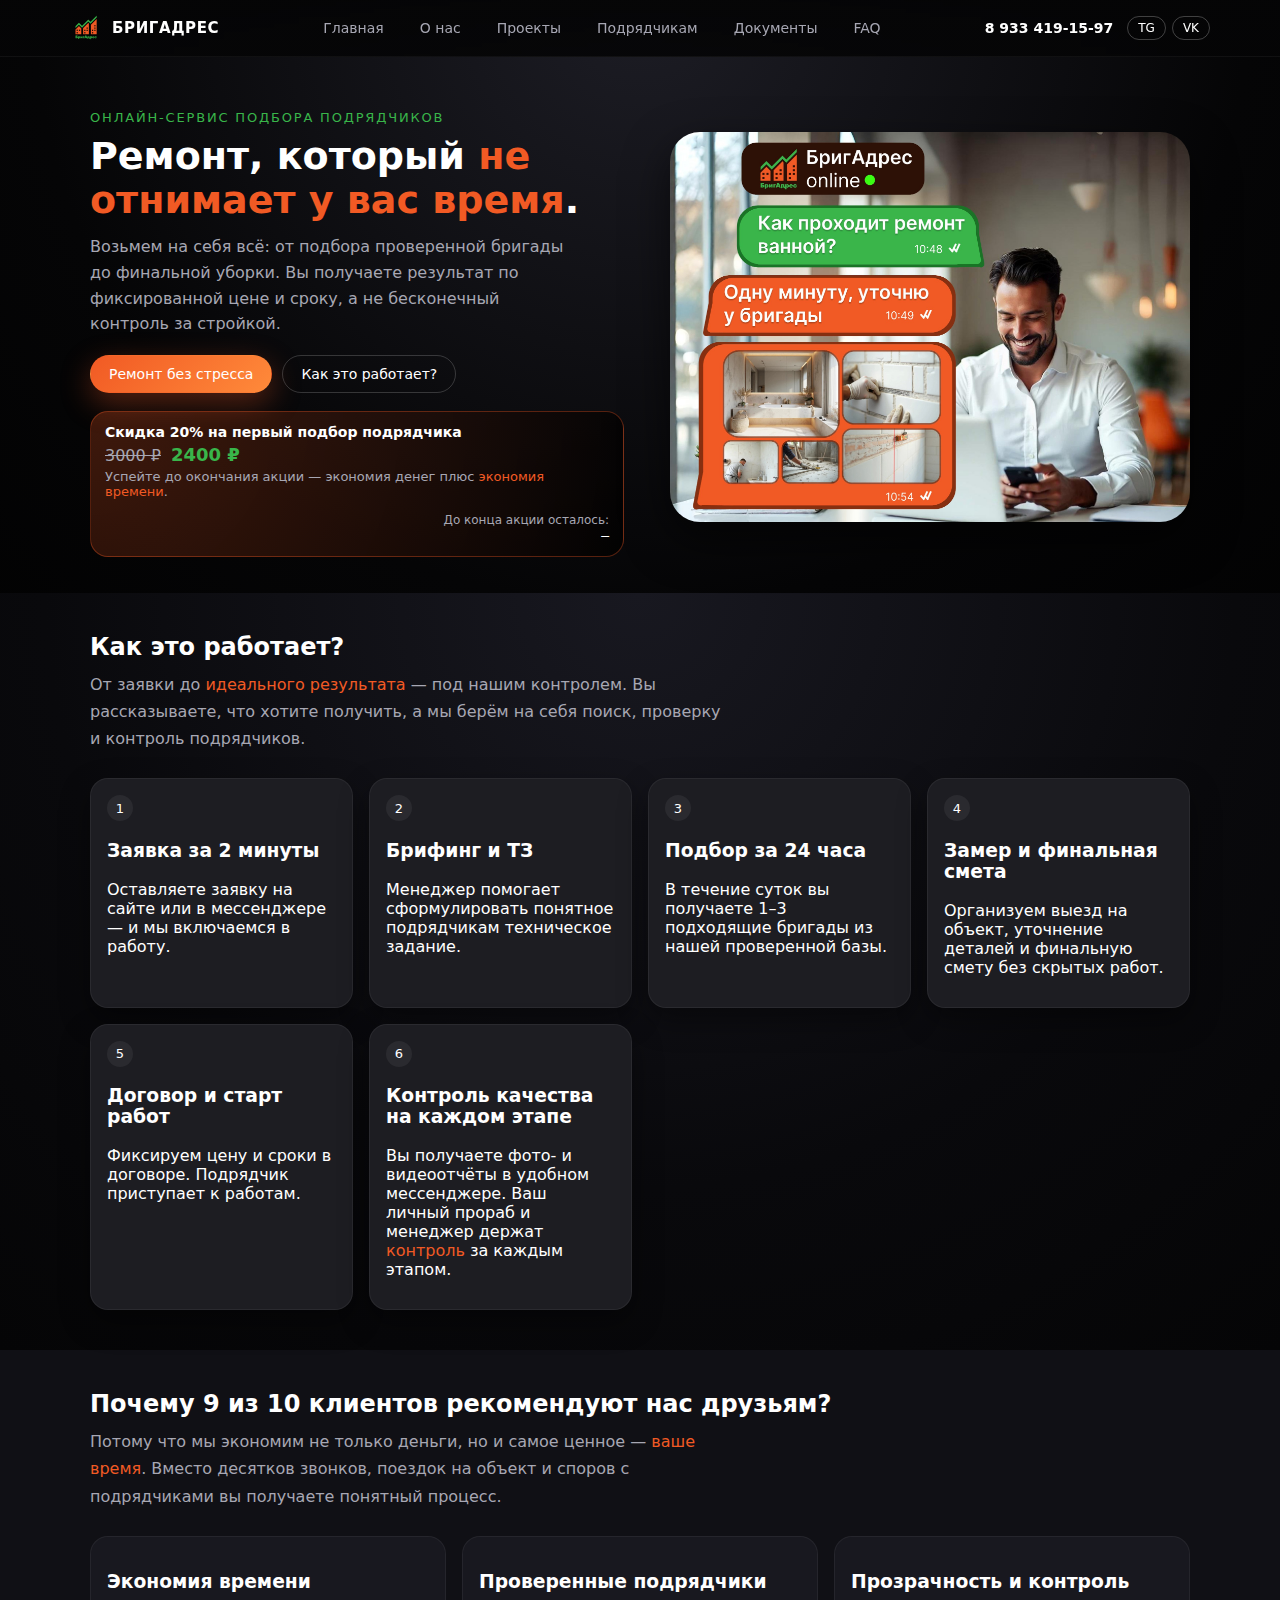
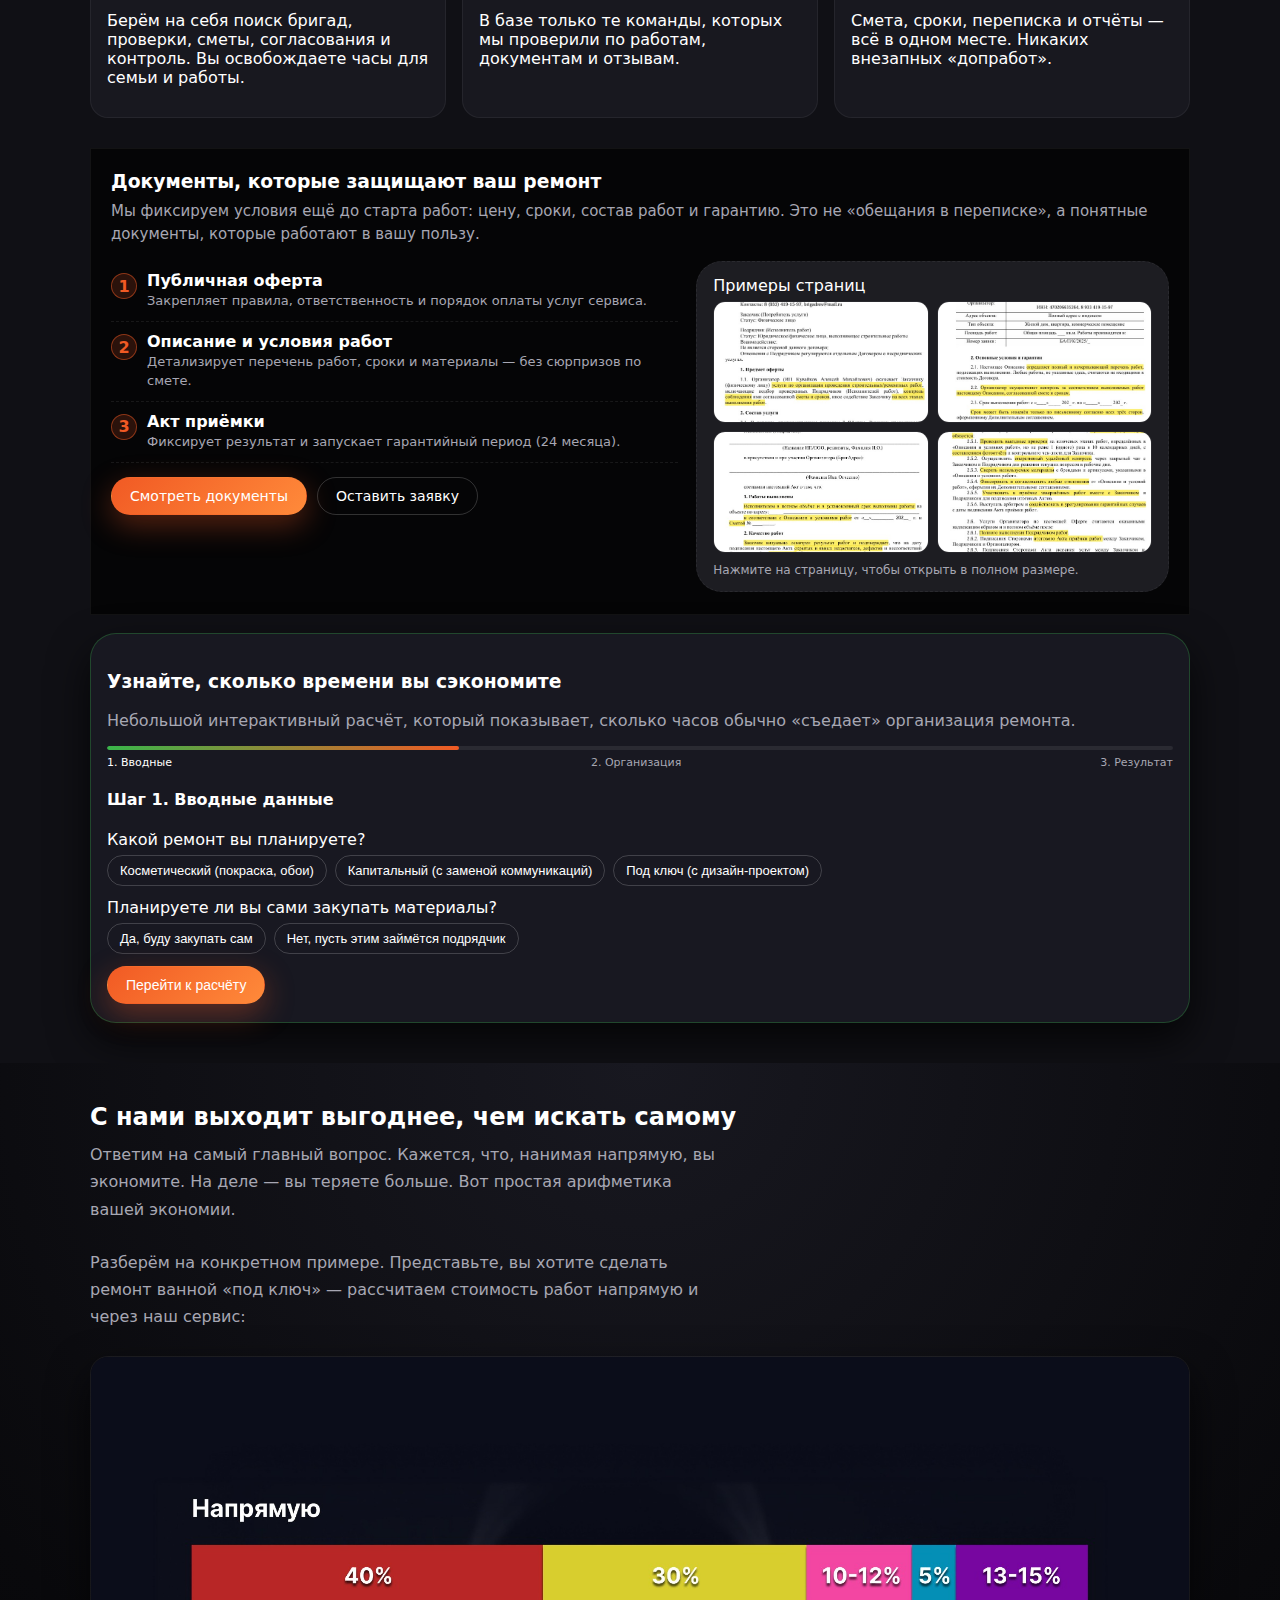
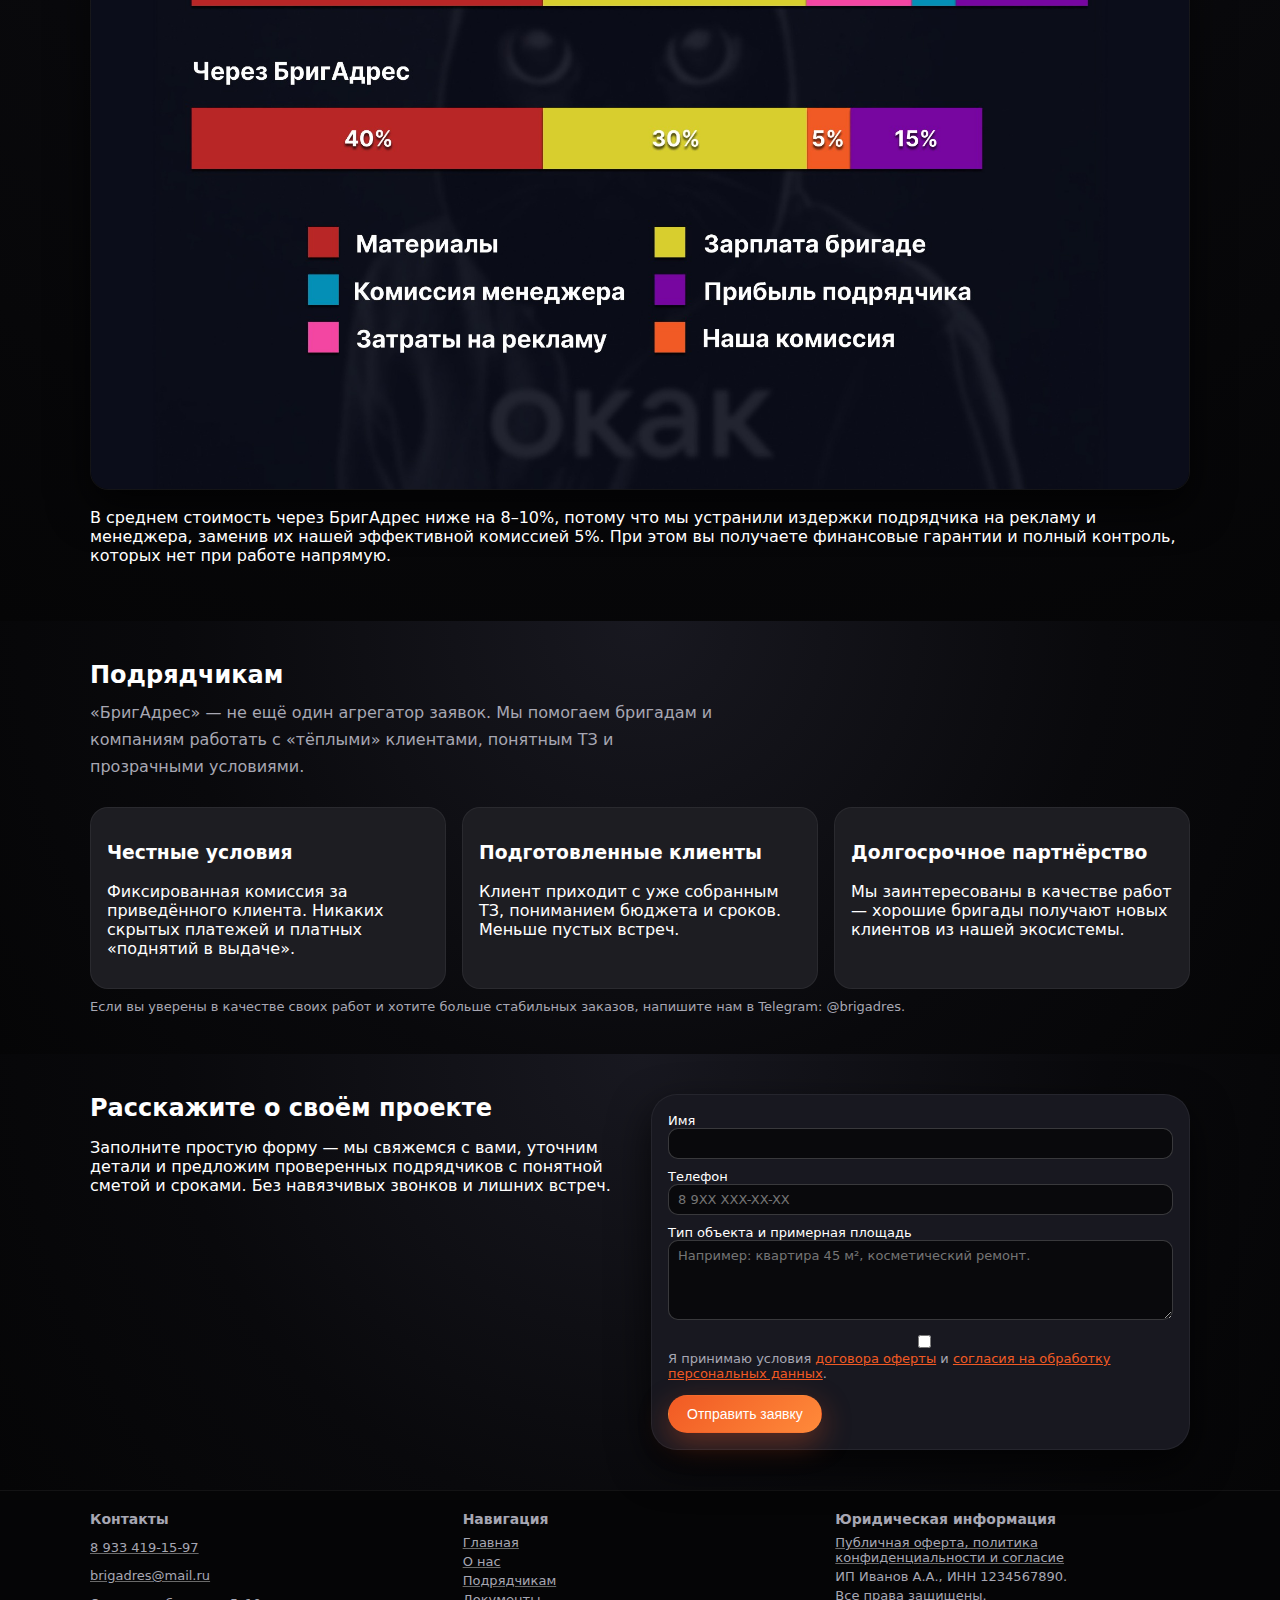
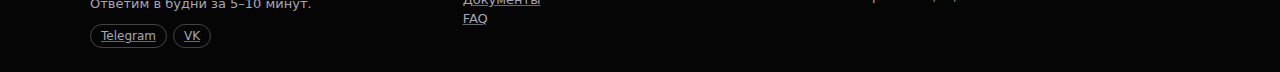
<file: index.html>
<!DOCTYPE html>
<html lang="ru">
<head>
  <meta charset="UTF-8" />
  <title>БригАдрес — ваш гарант времени и спокойствия в ремонте</title>
  <meta name="viewport" content="width=device-width, initial-scale=1" />
  <link rel="stylesheet" href="css/styles.css" />
  <link rel="icon" href="/favicon.ico" />
  <link rel="icon" type="image/png" sizes="32x32" href="/favicon-32x32.png" />
  <link rel="icon" type="image/png" sizes="16x16" href="/favicon-16x16.png" />
  <link rel="apple-touch-icon" href="/apple-touch-icon.png" />
  <link rel="manifest" href="/site.webmanifest" />
  <meta name="theme-color" content="#0b0b0b" />
  <link rel="canonical" href="https://brigadress.ru/" />
  <meta property="og:site_name" content="БригАдрес" />
  <meta property="og:title" content="БригАдрес — подбор подрядчиков для ремонта" />
  <meta property="og:description" content="Онлайн-сервис подбора проверенных бригад. Фиксируем цену и сроки, сопровождаем до приемки." />
  <meta property="og:type" content="website" />
  <meta property="og:url" content="https://brigadress.ru/" />
  <meta property="og:image" content="https://brigadress.ru/og-image.png" />
  <meta name="twitter:card" content="summary_large_image" />
  <meta name="twitter:image" content="https://brigadress.ru/og-image.png" />
  <script type="application/ld+json">
  {
    "@context": "https://schema.org",
    "@type": "Organization",
    "name": "БригАдрес",
    "url": "https://brigadress.ru/",
    "logo": "https://brigadress.ru/og-image.png",
    "sameAs": [
      "https://t.me/brigadres",
      "https://vk.com/brigadres"
    ],
    "contactPoint": [{
      "@type": "ContactPoint",
      "telephone": "+7-933-419-15-97",
      "contactType": "customer service",
      "availableLanguage": ["ru"]
    }]
  }
  </script>
</head>
<body>
<header class="site-header">
  <div class="container header-inner">
    <a href="#top" class="logo">
      <img src="img/logo.png" alt="БригАдрес" class="logo-image">
      <span class="logo-text">БригАдрес</span>
    </a>
    <nav class="main-nav">
      <a href="index.html">Главная</a>
      <a href="about.html">О нас</a>
      <a href="projects.html">Проекты</a>
      <a href="contractors.html">Подрядчикам</a>
      <a href="documents.html">Документы</a>
      <a href="faq.html">FAQ</a>
    </nav>
    <div class="header-contacts">
      <a href="tel:89334191597" class="phone">8 933 419-15-97</a>
      <div class="messengers">
        <a href="https://t.me/brigadres" target="_blank" rel="noopener noreferrer" class="messenger-icon">TG</a>
        <a href="https://vk.com/brigadres" target="_blank" rel="noopener noreferrer" class="messenger-icon">VK</a>
      </div>
    </div>
  </div>
</header>

<main id="top">
  <section class="hero">
    <div class="container hero-inner">
      <div class="hero-content">
        <p class="hero-label">Онлайн-сервис подбора подрядчиков</p>
        <h1>Ремонт, который <span class="highlight">не отнимает у вас время</span>.</h1>
        <p class="hero-subtitle">
          Возьмем на себя всё: от подбора проверенной бригады до финальной уборки.
          Вы получаете результат по фиксированной цене и сроку, а не бесконечный контроль за стройкой.
        </p>
        <div class="hero-actions">
          <a href="#lead-form" class="btn btn-primary">Ремонт без стресса</a>
          <a href="#how" class="btn btn-outline">Как это работает?</a>
        </div>
        <div class="discount-banner">
          <div class="discount-main">
            <div class="discount-label">Скидка 20% на первый подбор подрядчика</div>
            <div class="discount-prices">
              <span class="old-price">3000 ₽</span>
              <span class="new-price">2400 ₽</span>
            </div>
            <p class="discount-note">
              Успейте до окончания акции — экономия денег плюс <span class="highlight">экономия времени</span>.
            </p>
          </div>
          <div class="discount-timer">
            <span class="discount-timer-label">До конца акции осталось:</span>
            <span id="discount-timer" data-deadline="2026-02-01T23:59:59">—</span>
          </div>
        </div>
      </div>
      <div class="hero-visual">
        <div class="hero-image-wrapper">
          <img src="img/hero-chat.jpg" alt="Клиент общается с сервисом «БригАдрес» и получает отчёты о ремонте ванной" class="hero-image" />
        </div>
      </div>
    </div>
  </section>

  <section class="section section-dark" id="how">
    <div class="container">
      <h2>Как это работает?</h2>
      <p class="section-lead">
        От заявки до <span class="highlight">идеального результата</span> — под нашим контролем.
        Вы рассказываете, что хотите получить, а мы берём на себя поиск, проверку и контроль подрядчиков.
      </p>
      <div class="steps-grid">
        <article class="step-card">
          <div class="step-number">1</div>
          <h3>Заявка за 2 минуты</h3>
          <p>Оставляете заявку на сайте или в мессенджере — и мы включаемся в работу.</p>
        </article>
        <article class="step-card">
          <div class="step-number">2</div>
          <h3>Брифинг и ТЗ</h3>
          <p>Менеджер помогает сформулировать понятное подрядчикам техническое задание.</p>
        </article>
        <article class="step-card">
          <div class="step-number">3</div>
          <h3>Подбор за 24 часа</h3>
          <p>В течение суток вы получаете 1–3 подходящие бригады из нашей проверенной базы.</p>
        </article>
        <article class="step-card">
          <div class="step-number">4</div>
          <h3>Замер и финальная смета</h3>
          <p>Организуем выезд на объект, уточнение деталей и финальную смету без скрытых работ.</p>
        </article>
        <article class="step-card">
          <div class="step-number">5</div>
          <h3>Договор и старт работ</h3>
          <p>Фиксируем цену и сроки в договоре. Подрядчик приступает к работам.</p>
        </article>
        <article class="step-card">
          <div class="step-number">6</div>
          <h3>Контроль качества на каждом этапе</h3>
          <p>
            Вы получаете фото- и видеоотчёты в удобном мессенджере.
            Ваш личный прораб и менеджер держат <span class="highlight">контроль</span> за каждым этапом.
          </p>
        </article>
      </div>
    </div>
  </section>

  <section class="section section-light" id="about">
    <div class="container">
      <h2>Почему 9 из 10 клиентов рекомендуют нас друзьям?</h2>
      <p class="section-lead">
        Потому что мы экономим не только деньги, но и самое ценное — <span class="highlight">ваше время</span>.
        Вместо десятков звонков, поездок на объект и споров с подрядчиками вы получаете понятный процесс.
      </p>

      <div class="benefits-grid">
        <article class="benefit-card">
          <h3>Экономия времени</h3>
          <p>Берём на себя поиск бригад, проверки, сметы, согласования и контроль. Вы освобождаете часы для семьи и работы.</p>
        </article>
        <article class="benefit-card">
          <h3>Проверенные подрядчики</h3>
          <p>В базе только те команды, которых мы проверили по работам, документам и отзывам.</p>
        </article>
        <article class="benefit-card">
          <h3>Прозрачность и контроль</h3>
          <p>Смета, сроки, переписка и отчёты — всё в одном месте. Никаких внезапных «допработ».</p>
        </article>
      </div>

      <div class="doc-promo" id="docs">
        <h3>Документы, которые защищают ваш ремонт</h3>
        <p class="doc-promo-lead">
          Мы фиксируем условия ещё до старта работ: цену, сроки, состав работ и гарантию.
          Это не «обещания в переписке», а понятные документы, которые работают в вашу пользу.
        </p>
        <div class="doc-promo-grid">
          <div class="doc-promo-list">
            <div class="doc-promo-item">
              <span class="doc-promo-badge">1</span>
              <div>
                <p class="doc-promo-title">Публичная оферта</p>
                <p class="doc-promo-text">Закрепляет правила, ответственность и порядок оплаты услуг сервиса.</p>
              </div>
            </div>
            <div class="doc-promo-item">
              <span class="doc-promo-badge">2</span>
              <div>
                <p class="doc-promo-title">Описание и условия работ</p>
                <p class="doc-promo-text">Детализирует перечень работ, сроки и материалы — без сюрпризов по смете.</p>
              </div>
            </div>
            <div class="doc-promo-item">
              <span class="doc-promo-badge">3</span>
              <div>
                <p class="doc-promo-title">Акт приёмки</p>
                <p class="doc-promo-text">Фиксирует результат и запускает гарантийный период (24 месяца).</p>
              </div>
            </div>

            <div class="doc-promo-actions">
              <a href="documents.html" class="btn btn-primary">Смотреть документы</a>
              <a href="#lead-form" class="btn btn-outline">Оставить заявку</a>
            </div>
          </div>

          <div class="doc-promo-preview">
            <p class="doc-slide-label">Примеры страниц</p>
            <div class="doc-thumbs">
              <a href="img/docs/public-offer-1.jpg" target="_blank" rel="noopener noreferrer"><img src="img/docs/public-offer-1.jpg" alt="Документ — страница" loading="lazy"></a>
              <a href="img/docs/work-description-1.jpg" target="_blank" rel="noopener noreferrer"><img src="img/docs/work-description-1.jpg" alt="Документ — страница" loading="lazy"></a>
              <a href="img/docs/acceptance-act-1.jpg" target="_blank" rel="noopener noreferrer"><img src="img/docs/acceptance-act-1.jpg" alt="Документ — страница" loading="lazy"></a>
              <a href="img/docs/public-offer-2.jpg" target="_blank" rel="noopener noreferrer"><img src="img/docs/public-offer-2.jpg" alt="Документ — страница" loading="lazy"></a>
            </div>
            <p class="doc-promo-note">Нажмите на страницу, чтобы открыть в полном размере.</p>
          </div>
        </div>
      </div>

      <div class="timecalc" id="timecalc">
        <h3>Узнайте, сколько времени вы сэкономите</h3>
        <p class="timecalc-lead">
          Небольшой интерактивный расчёт, который показывает, сколько часов обычно «съедает» организация ремонта.
        </p>

        <div class="timecalc-progress">
          <div class="timecalc-progress-bar">
            <div class="timecalc-progress-fill" id="timecalc-progress-fill"></div>
          </div>
          <div class="timecalc-progress-steps">
            <span class="active">1. Вводные</span>
            <span>2. Организация</span>
            <span>3. Результат</span>
          </div>
        </div>

        <div class="timecalc-steps">
          <div class="timecalc-step active" data-step="1">
            <h4>Шаг 1. Вводные данные</h4>
            <div class="timecalc-question">
              <p>Какой ремонт вы планируете?</p>
              <div class="timecalc-options" data-name="type">
                <button type="button" class="timecalc-option" data-value="cosmetic">Косметический (покраска, обои)</button>
                <button type="button" class="timecalc-option" data-value="capital">Капитальный (с заменой коммуникаций)</button>
                <button type="button" class="timecalc-option" data-value="full">Под ключ (с дизайн-проектом)</button>
              </div>
            </div>
            <div class="timecalc-question">
              <p>Планируете ли вы сами закупать материалы?</p>
              <div class="timecalc-options" data-name="materials">
                <button type="button" class="timecalc-option" data-value="yes">Да, буду закупать сам</button>
                <button type="button" class="timecalc-option" data-value="no">Нет, пусть этим займётся подрядчик</button>
              </div>
            </div>
            <button type="button" class="btn btn-primary timecalc-next" id="timecalc-start">Перейти к расчёту</button>
          </div>

          <div class="timecalc-step" data-step="2">
            <h4>Шаг 2. Посчитаем, сколько времени съедает организация</h4>
            <p class="timecalc-lead">
              Ниже только организационные задачи без учёта самого ремонта.
              Нажмите на каждую — и увидите, как быстро растут часы.
            </p>
            <ul class="timecalc-task-list" id="timecalc-task-list">
              <li data-hours="30">Поиск подрядчиков (просмотр 15+ анкет, отзывов): <span>+30 часов</span></li>
              <li data-hours="20">Встречи и переговоры (с 3–5 бригадами): <span>+20 часов</span></li>
              <li data-hours="15">Согласование детализированной сметы: <span>+15 часов</span></li>
              <li data-hours="35">Контроль закупки материалов (или самостоятельная покупка): <span>+35 часов</span></li>
              <li data-hours="80">Ежедневный/еженедельный контроль на объекте: <span>+80 часов</span></li>
              <li data-hours="15">Решение форс-мажоров и споров: <span>+15 часов</span></li>
            </ul>
            <div class="timecalc-total">
              <span class="timecalc-total-label">Суммарно на организацию:</span>
              <span class="timecalc-total-value" id="timecalc-total-animated">0 часов</span>
            </div>
            <button type="button" class="btn btn-outline timecalc-next" id="timecalc-to-result">Показать результат</button>
          </div>

          <div class="timecalc-step" data-step="3">
            <h4>Шаг 3. Финальный результат</h4>
            <div class="timecalc-result">
              <div class="timecalc-result-number" id="timecalc-total-final">~195 часов</div>
              <p class="timecalc-result-text" id="timecalc-result-text">
                195 часов — это больше восьми полных суток. Столько времени вы потратите не на сам ремонт,
                а на организацию. С «БригАдрес» эти часы вы тратите на семью, хобби и отдых, а мы берём всю
                организацию на себя.
              </p>
              <div class="timecalc-icons">
                <span>👨‍👩‍👧 семья</span>
                <span>✈️ путешествия</span>
                <span>📚 книги</span>
                <span>🎸 хобби</span>
              </div>
              <a href="#lead-form" class="btn btn-primary timecalc-cta">
                Верните мне мои 200 часов!
              </a>
            </div>
          </div>
        </div>
      </div>
    </div>
  </section>

  <section class="section section-dark" id="compare">
    <div class="container">
      <h2>С нами выходит выгоднее, чем искать самому</h2>
      <p class="section-lead">
        Ответим на самый главный вопрос. Кажется, что, нанимая напрямую, вы экономите.
        На деле — вы теряете больше. Вот простая арифметика вашей экономии.
      </p>
      <p class="section-lead">
        Разберём на конкретном примере. Представьте, вы хотите сделать ремонт ванной «под ключ» —
        рассчитаем стоимость работ напрямую и через наш сервис:
      </p>
      <div class="compare-visual">
        <img src="img/pricing-bars.jpg" alt="Сравнение структуры цены ремонта: напрямую и через БригАдрес" />
      </div>
      <p class="section-leад">
        В среднем стоимость через БригАдрес ниже на 8–10%, потому что мы устранили издержки подрядчика на рекламу
        и менеджера, заменив их нашей эффективной комиссией 5%. При этом вы получаете финансовые гарантии и полный
        контроль, которых нет при работе напрямую.
      </p>
    </div>
  </section>

  

  <section class="section section-dark" id="contractors">
    <div class="container">
      <h2>Подрядчикам</h2>
      <p class="section-lead">
        «БригАдрес» — не ещё один агрегатор заявок. Мы помогаем бригадам и компаниям работать с «тёплыми» клиентами,
        понятным ТЗ и прозрачными условиями.
      </p>
      <div class="contractors-grid">
        <article class="contractor-card">
          <h3>Честные условия</h3>
          <p>Фиксированная комиссия за приведённого клиента. Никаких скрытых платежей и платных «поднятий в выдаче».</p>
        </article>
        <article class="contractor-card">
          <h3>Подготовленные клиенты</h3>
          <p>Клиент приходит с уже собранным ТЗ, пониманием бюджета и сроков. Меньше пустых встреч.</p>
        </article>
        <article class="contractor-card">
          <h3>Долгосрочное партнёрство</h3>
          <p>Мы заинтересованы в качестве работ — хорошие бригады получают новых клиентов из нашей экосистемы.</p>
        </article>
      </div>
      <p class="contractors-note">
        Если вы уверены в качестве своих работ и хотите больше стабильных заказов, напишите нам в Telegram: <a href="https://t.me/brigadres" target="_blank" rel="noopener noreferrer">@brigadres</a>.
      </p>
    </div>
  </section>

  <section class="section section-dark" id="lead-form">
    <div class="container form-container">
      <div class="form-info">
        <h2>Расскажите о своём проекте</h2>
        <p>
          Заполните простую форму — мы свяжемся с вами, уточним детали и предложим проверенных подрядчиков
          с понятной сметой и сроками. Без навязчивых звонков и лишних встреч.
        </p>
      </div>
      <form class="lead-form">
        <div class="form-row">
          <label>Имя
            <input type="text" name="name" required />
          </label>
        </div>
        <div class="form-row">
          <label>Телефон
            <input type="tel" name="phone" placeholder="8 9XX XXX-XX-XX" required />
          </label>
        </div>
        <div class="form-row">
          <label>Тип объекта и примерная площадь
            <textarea name="project" rows="3" placeholder="Например: квартира 45 м², косметический ремонт."></textarea>
          </label>
        </div>
        <div class="form-row form-row-inline">
          <label class="checkbox">
            <input type="checkbox" required />
            <span>
              Я принимаю условия
              <a href="https://disk.yandex.ru/d/ttlyl_xgB4KdQw" target="_blank" rel="noopener noreferrer">договора оферты</a>
              и
              <a href="https://disk.yandex.ru/d/QJ3SUIqIjdtrEg" target="_blank" rel="noopener noreferrer">согласия на обработку персональных данных</a>.
            </span>
          </label>
        </div>
        <button type="submit" class="btn btn-primary">Отправить заявку</button>
        <p class="form-success" hidden>Спасибо! Заявка отправлена. Мы свяжемся с вами в ближайшее время.</p>
      </form>
    </div>
  </section>
</main>

<footer class="site-footer">
  <div class="container footer-grid">
    <div class="footer-col">
      <h3>Контакты</h3>
      <p><a href="tel:89334191597">8 933 419-15-97</a></p>
      <p><a href="mailto:brigadres@mail.ru">brigadres@mail.ru</a></p>
      <p>Ответим в будни за 5–10 минут.</p>
      <div class="footer-messengers">
        <a href="https://t.me/brigadres" target="_blank" rel="noopener noreferrer" class="messenger-icon">Telegram</a>
        <a href="https://vk.com/brigadres" target="_blank" rel="noopener noreferrer" class="messenger-icon">VK</a>
      </div>
    </div>
    <div class="footer-col">
      <h3>Навигация</h3>
      <ul>
        <li><a href="#top">Главная</a></li>
        <li><a href="#about">О нас</a></li>
        <li><a href="#contractors">Подрядчикам</a></li>
        <li><a href="documents.html">Документы</a></li>
        <li><a href="faq.html">FAQ</a></li>
      </ul>
    </div>
    <div class="footer-col">
      <h3>Юридическая информация</h3>
      <ul>
        <li><a href="legal.html">Публичная оферта, политика конфиденциальности и согласие</a></li>
      </ul>
      <p class="footer-legal">ИП Иванов А.А., ИНН 1234567890.</p>
      <p class="footer-warning">Все права защищены.</p>
    </div>
  </div>
</footer>

<script src="js/main.js"></script>
</body>
</html>
</file>
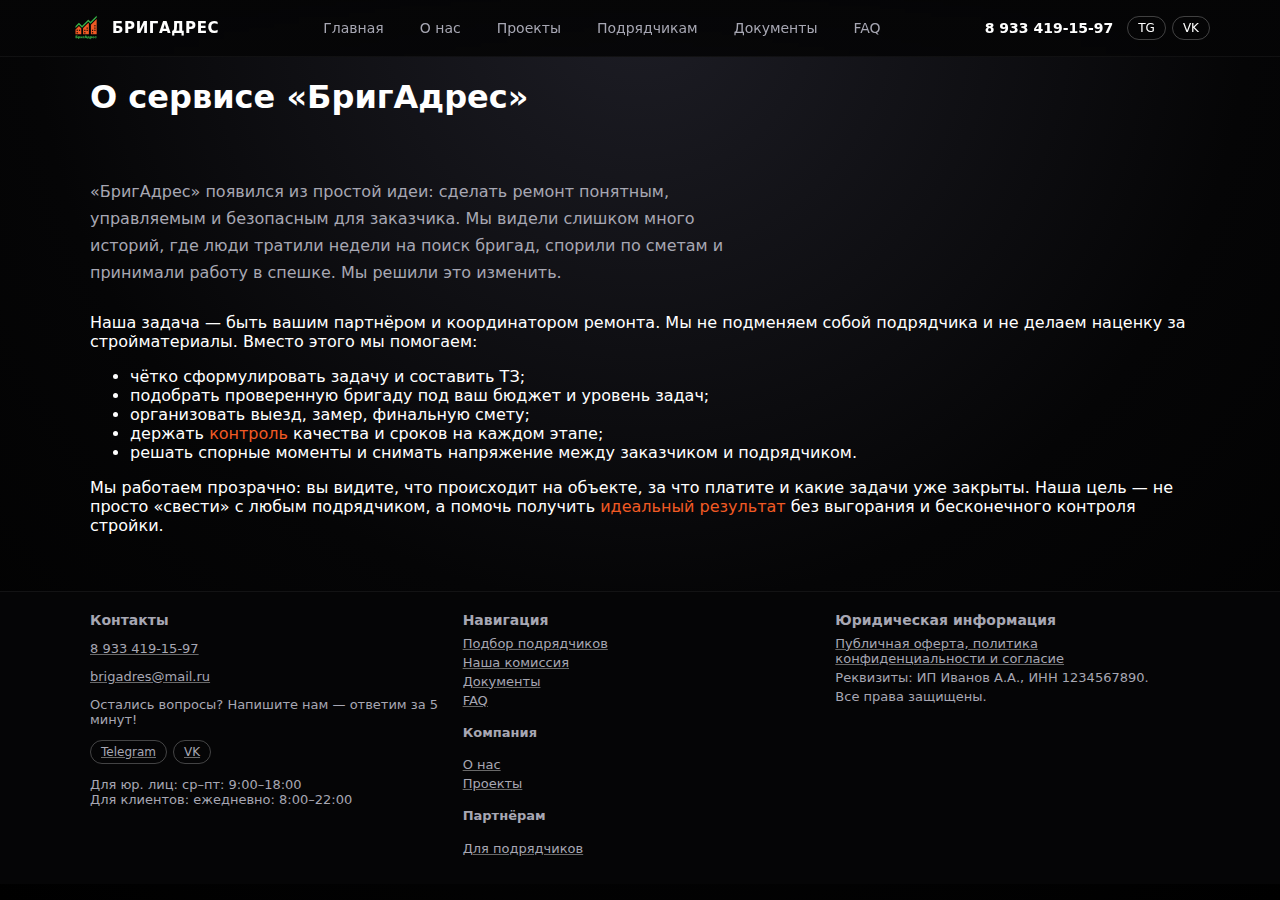
<file: about.html>
<!DOCTYPE html>
<html lang="ru">
<head>
<!-- Yandex.Metrika counter -->
<script type="text/javascript">
    (function(m,e,t,r,i,k,a){
        m[i]=m[i]||function(){(m[i].a=m[i].a||[]).push(arguments)};
        m[i].l=1*new Date();
        for (var j = 0; j < document.scripts.length; j++) {if (document.scripts[j].src === r) { return; }}
        k=e.createElement(t),a=e.getElementsByTagName(t)[0],k.async=1,k.src=r,a.parentNode.insertBefore(k,a)
    })(window, document,'script','https://mc.yandex.ru/metrika/tag.js?id=106590793', 'ym');

    ym(106590793, 'init', {ssr:true, webvisor:true, clickmap:true, ecommerce:"dataLayer", referrer: document.referrer, url: location.href, accurateTrackBounce:true, trackLinks:true});
</script>
<noscript><div><img src="https://mc.yandex.ru/watch/106590793" style="position:absolute; left:-9999px;" alt="" /></div></noscript>
<!-- /Yandex.Metrika counter -->


  <meta charset="UTF-8" />
  <title>О сервисе «БригАдрес»</title>
  <meta name="viewport" content="width=device-width, initial-scale=1" />
  <link rel="stylesheet" href="css/styles.css" />
  <link rel="icon" href="/favicon.ico" />
  <link rel="icon" type="image/png" sizes="32x32" href="/favicon-32x32.png" />
  <link rel="icon" type="image/png" sizes="16x16" href="/favicon-16x16.png" />
  <link rel="apple-touch-icon" href="/apple-touch-icon.png" />
  <link rel="manifest" href="/site.webmanifest" />
  <meta name="theme-color" content="#0b0b0b" />
  <link rel="canonical" href="https://brigadress.ru/about.html" />
  <meta property="og:site_name" content="БригАдрес" />
  <meta property="og:title" content="БригАдрес — подбор подрядчиков для ремонта" />
  <meta property="og:description" content="Онлайн-сервис подбора проверенных бригад. Фиксируем цену и сроки, сопровождаем до приемки." />
  <meta property="og:type" content="website" />
  <meta property="og:url" content="https://brigadress.ru/about.html" />
  <meta property="og:image" content="https://brigadress.ru/og-image.png" />
  <meta name="twitter:card" content="summary_large_image" />
  <meta name="twitter:image" content="https://brigadress.ru/og-image.png" />
  <script type="application/ld+json">
  {
    "@context": "https://schema.org",
    "@type": "Organization",
    "name": "БригАдрес",
    "url": "https://brigadress.ru/",
    "logo": "https://brigadress.ru/og-image.png",
    "sameAs": [
      "https://t.me/brigadres",
      "https://vk.com/brigadres"
    ],
    "contactPoint": [{
      "@type": "ContactPoint",
      "telephone": "+7-933-419-15-97",
      "contactType": "customer service",
      "availableLanguage": ["ru"]
    }]
  }
  </script>
</head>
<body>
<header class="site-header">
  <div class="container header-inner">
    <a href="index.html" class="logo">
      <img src="img/logo.png" alt="БригАдрес" class="logo-image">
      <span class="logo-text">БригАдрес</span>
    </a>
    <nav class="main-nav">
      <a href="index.html">Главная</a>
      <a href="about.html">О нас</a>
      <a href="projects.html">Проекты</a>
      <a href="contractors.html">Подрядчикам</a>
      <a href="documents.html">Документы</a>
      <a href="faq.html">FAQ</a>
    </nav>
    <div class="header-contacts">
      <a href="tel:89334191597" class="phone">8 933 419-15-97</a>
      <div class="messengers">
        <a href="https://t.me/brigadres" class="messenger-icon" target="_blank" rel="noopener noreferrer">TG</a>
        <a href="https://vk.com/brigadres" class="messenger-icon" target="_blank" rel="noopener noreferrer">VK</a>
      </div>
    </div>
  </div>
</header>

<main>
  <section class="page-hero">
    <div class="container">
      <h1>О сервисе «БригАдрес»</h1>
    </div>
  </section>
  <section class="section">
    <div class="container">
      <p class="section-lead">
        «БригАдрес» появился из простой идеи: сделать ремонт понятным, управляемым и безопасным для заказчика.
        Мы видели слишком много историй, где люди тратили недели на поиск бригад, спорили по сметам и принимали
        работу в спешке. Мы решили это изменить.
      </p>
      <p>
        Наша задача — быть вашим партнёром и координатором ремонта. Мы не подменяем собой подрядчика и не делаем
        наценку за стройматериалы. Вместо этого мы помогаем:
      </p>
      <ul>
        <li>чётко сформулировать задачу и составить ТЗ;</li>
        <li>подобрать проверенную бригаду под ваш бюджет и уровень задач;</li>
        <li>организовать выезд, замер, финальную смету;</li>
        <li>держать <span class="highlight">контроль</span> качества и сроков на каждом этапе;</li>
        <li>решать спорные моменты и снимать напряжение между заказчиком и подрядчиком.</li>
      </ul>
      <p>
        Мы работаем прозрачно: вы видите, что происходит на объекте, за что платите и какие задачи уже закрыты.
        Наша цель — не просто «свести» с любым подрядчиком, а помочь получить <span class="highlight">идеальный результат</span>
        без выгорания и бесконечного контроля стройки.
      </p>
    </div>
  </section>
</main>

<footer class="site-footer">
  <div class="container footer-grid">
    <div class="footer-col">
      <h3>Контакты</h3>
      <p><a href="tel:89334191597">8 933 419-15-97</a></p>
      <p><a href="mailto:brigadres@mail.ru">brigadres@mail.ru</a></p>
      <p>Остались вопросы? Напишите нам — ответим за 5 минут!</p>
      <div class="footer-messengers">
        <a href="https://t.me/brigadres" class="messenger-icon" target="_blank" rel="noopener noreferrer">Telegram</a>
        <a href="https://vk.com/brigadres" class="messenger-icon" target="_blank" rel="noopener noreferrer">VK</a>
      </div>
      <p class="footer-schedule">
        Для юр. лиц: ср–пт: 9:00–18:00<br/>
        Для клиентов: ежедневно: 8:00–22:00
      </p>
    </div>
    <div class="footer-col">
      <h3>Навигация</h3>
      <ul>
        <li><a href="calculator.html">Подбор подрядчиков</a></li>
        <li><a href="commission.html">Наша комиссия</a></li>
        <li><a href="documents.html">Документы</a></li>
        <li><a href="faq.html">FAQ</a></li>
      </ul>
      <h4>Компания</h4>
      <ul>
        <li><a href="about.html">О нас</a></li>
<li><a href="projects.html">Проекты</a></li>
      </ul>
      <h4>Партнёрам</h4>
      <ul>
        <li><a href="contractors.html">Для подрядчиков</a></li>
      </ul>
    </div>
    <div class="footer-col">
      <h3>Юридическая информация</h3>
      <ul>
        <li><a href="legal.html">Публичная оферта, политика конфиденциальности и согласие</a></li>
      </ul>
      <p class="footer-legal">
        Реквизиты: ИП Иванов А.А., ИНН 1234567890.
      </p>
      <p class="footer-warning">
        Все права защищены.
      </p>
    </div>
  </div>
</footer>
<script src="js/main.js"></script>
</body>
</html>
</file>
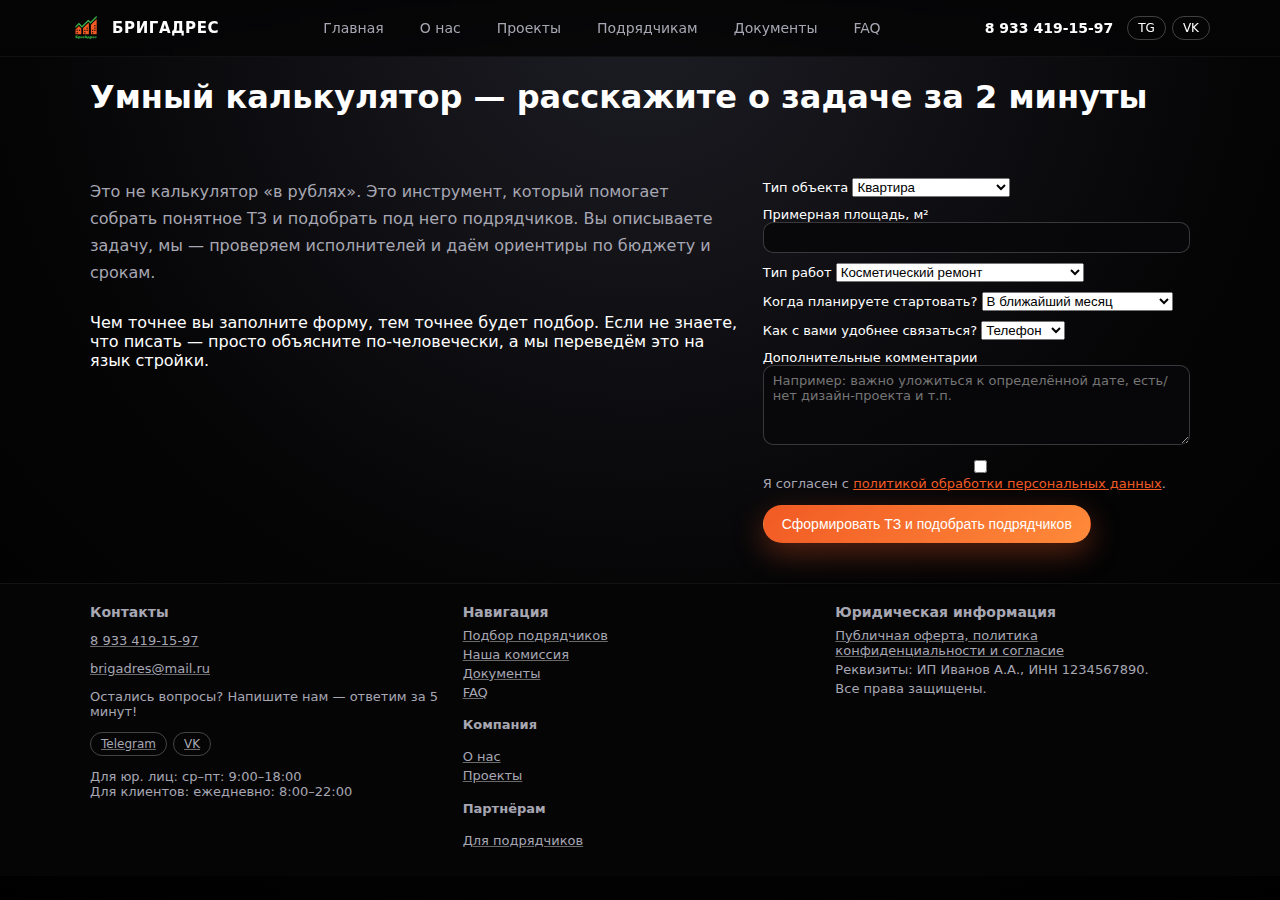
<file: calculator.html>
<!DOCTYPE html>
<html lang="ru">
<head>
  <meta charset="UTF-8" />
  <title>Умный калькулятор — БригАдрес</title>
  <meta name="viewport" content="width=device-width, initial-scale=1" />
  <link rel="stylesheet" href="css/styles.css" />
  <link rel="icon" href="/favicon.ico" />
  <link rel="icon" type="image/png" sizes="32x32" href="/favicon-32x32.png" />
  <link rel="icon" type="image/png" sizes="16x16" href="/favicon-16x16.png" />
  <link rel="apple-touch-icon" href="/apple-touch-icon.png" />
  <link rel="manifest" href="/site.webmanifest" />
  <meta name="theme-color" content="#0b0b0b" />
  <link rel="canonical" href="https://brigadress.ru/calculator.html" />
  <meta property="og:site_name" content="БригАдрес" />
  <meta property="og:title" content="БригАдрес — подбор подрядчиков для ремонта" />
  <meta property="og:description" content="Онлайн-сервис подбора проверенных бригад. Фиксируем цену и сроки, сопровождаем до приемки." />
  <meta property="og:type" content="website" />
  <meta property="og:url" content="https://brigadress.ru/calculator.html" />
  <meta property="og:image" content="https://brigadress.ru/og-image.png" />
  <meta name="twitter:card" content="summary_large_image" />
  <meta name="twitter:image" content="https://brigadress.ru/og-image.png" />
  <script type="application/ld+json">
  {
    "@context": "https://schema.org",
    "@type": "Organization",
    "name": "БригАдрес",
    "url": "https://brigadress.ru/",
    "logo": "https://brigadress.ru/og-image.png",
    "sameAs": [
      "https://t.me/brigadres",
      "https://vk.com/brigadres"
    ],
    "contactPoint": [{
      "@type": "ContactPoint",
      "telephone": "+7-933-419-15-97",
      "contactType": "customer service",
      "availableLanguage": ["ru"]
    }]
  }
  </script>
</head>
<body>
<header class="site-header">
  <div class="container header-inner">
    <a href="index.html" class="logo">
      <img src="img/logo.png" alt="БригАдрес" class="logo-image">
      <span class="logo-text">БригАдрес</span>
    </a>
    <nav class="main-nav">
      <a href="index.html">Главная</a>
      <a href="about.html">О нас</a>
      <a href="projects.html">Проекты</a>
      <a href="contractors.html">Подрядчикам</a>
      <a href="documents.html">Документы</a>
      <a href="faq.html">FAQ</a>
    </nav>
    <div class="header-contacts">
      <a href="tel:89334191597" class="phone">8 933 419-15-97</a>
      <div class="messengers">
        <a href="https://t.me/brigadres" class="messenger-icon" target="_blank" rel="noopener noreferrer">TG</a>
        <a href="https://vk.com/brigadres" class="messenger-icon" target="_blank" rel="noopener noreferrer">VK</a>
      </div>
    </div>
  </div>
</header>

<main>
  <section class="page-hero">
    <div class="container">
      <h1>Умный калькулятор — расскажите о задаче за 2 минуты</h1>
    </div>
  </section>
  <section class="section">
    <div class="container form-container">
      <div class="form-info">
        <p class="section-lead">
          Это не калькулятор «в рублях». Это инструмент, который помогает собрать понятное ТЗ и подобрать
          под него подрядчиков. Вы описываете задачу, мы — проверяем исполнителей и даём ориентиры по бюджету и срокам.
        </p>
        <p>
          Чем точнее вы заполните форму, тем точнее будет подбор. Если не знаете, что писать — просто объясните
          по‑человечески, а мы переведём это на язык стройки.
        </p>
      </div>
      <form class="smart-calculator" id="smart-calculator">
        <div class="form-row">
          <label>Тип объекта
            <select name="object" required>
              <option value="Квартира">Квартира</option>
              <option value="Дом">Дом</option>
              <option value="Офис">Офис</option>
              <option value="Коммерческий объект">Коммерческий объект</option>
            </select>
          </label>
        </div>
        <div class="form-row">
          <label>Примерная площадь, м²
            <input type="number" name="area" min="1" max="1000" />
          </label>
        </div>
        <div class="form-row">
          <label>Тип работ
            <select name="work_type" required>
              <option value="Косметический ремонт">Косметический ремонт</option>
              <option value="Капитальный ремонт">Капитальный ремонт</option>
              <option value="Ремонт под ключ с дизайн‑проектом">Ремонт под ключ с дизайн‑проектом</option>
            </select>
          </label>
        </div>
        <div class="form-row">
          <label>Когда планируете стартовать?
            <select name="timeframe">
              <option value="В ближайший месяц">В ближайший месяц</option>
              <option value="Через 2–3 месяца">Через 2–3 месяца</option>
              <option value="Пока только прицениваюсь">Пока только прицениваюсь</option>
            </select>
          </label>
        </div>
        <div class="form-row">
          <label>Как с вами удобнее связаться?
            <select name="contact_method">
              <option value="Телефон">Телефон</option>
              <option value="WhatsApp">WhatsApp</option>
              <option value="Telegram">Telegram</option>
            </select>
          </label>
        </div>
        <div class="form-row">
          <label>Дополнительные комментарии
            <textarea name="extra" rows="4" placeholder="Например: важно уложиться к определённой дате, есть/нет дизайн‑проекта и т.п."></textarea>
          </label>
        </div>
        <div class="form-row form-row-inline">
          <label class="checkbox">
            <input type="checkbox" required />
            <span>Я согласен с <a href="legal.html" target="_blank">политикой обработки персональных данных</a>.</span>
          </label>
        </div>
        <button type="submit" class="btn btn-primary">Сформировать ТЗ и подобрать подрядчиков</button>
      </form>
    </div>
  </section>

  <section class="section" id="calc-result" hidden>
    <div class="container">
      <div class="calc-result">
        <h2>Что мы поняли о вашем проекте</h2>
        <div class="calc-result-content"></div>
        <p class="calc-result-note">
          Это черновой набросок. После короткого созвона мы уточним детали, скорректируем ТЗ и подберём
          подходящих подрядчиков из нашей базы.
        </p>
      </div>
    </div>
  </section>
</main>

<footer class="site-footer">
  <div class="container footer-grid">
    <div class="footer-col">
      <h3>Контакты</h3>
      <p><a href="tel:89334191597">8 933 419-15-97</a></p>
      <p><a href="mailto:brigadres@mail.ru">brigadres@mail.ru</a></p>
      <p>Остались вопросы? Напишите нам — ответим за 5 минут!</p>
      <div class="footer-messengers">
        <a href="https://t.me/brigadres" class="messenger-icon" target="_blank" rel="noopener noreferrer">Telegram</a>
        <a href="https://vk.com/brigadres" class="messenger-icon" target="_blank" rel="noopener noreferrer">VK</a>
      </div>
      <p class="footer-schedule">
        Для юр. лиц: ср–пт: 9:00–18:00<br/>
        Для клиентов: ежедневно: 8:00–22:00
      </p>
    </div>
    <div class="footer-col">
      <h3>Навигация</h3>
      <ul>
        <li><a href="calculator.html">Подбор подрядчиков</a></li>
        <li><a href="commission.html">Наша комиссия</a></li>
        <li><a href="documents.html">Документы</a></li>
        <li><a href="faq.html">FAQ</a></li>
      </ul>
      <h4>Компания</h4>
      <ul>
        <li><a href="about.html">О нас</a></li>
<li><a href="projects.html">Проекты</a></li>
      </ul>
      <h4>Партнёрам</h4>
      <ul>
        <li><a href="contractors.html">Для подрядчиков</a></li>
      </ul>
    </div>
    <div class="footer-col">
      <h3>Юридическая информация</h3>
      <ul>
        <li><a href="legal.html">Публичная оферта, политика конфиденциальности и согласие</a></li>
      </ul>
      <p class="footer-legal">
        Реквизиты: ИП Иванов А.А., ИНН 1234567890.
      </p>
      <p class="footer-warning">
        Все права защищены.
      </p>
    </div>
  </div>
</footer>
<script src="js/main.js"></script>
</body>
</html>
</file>
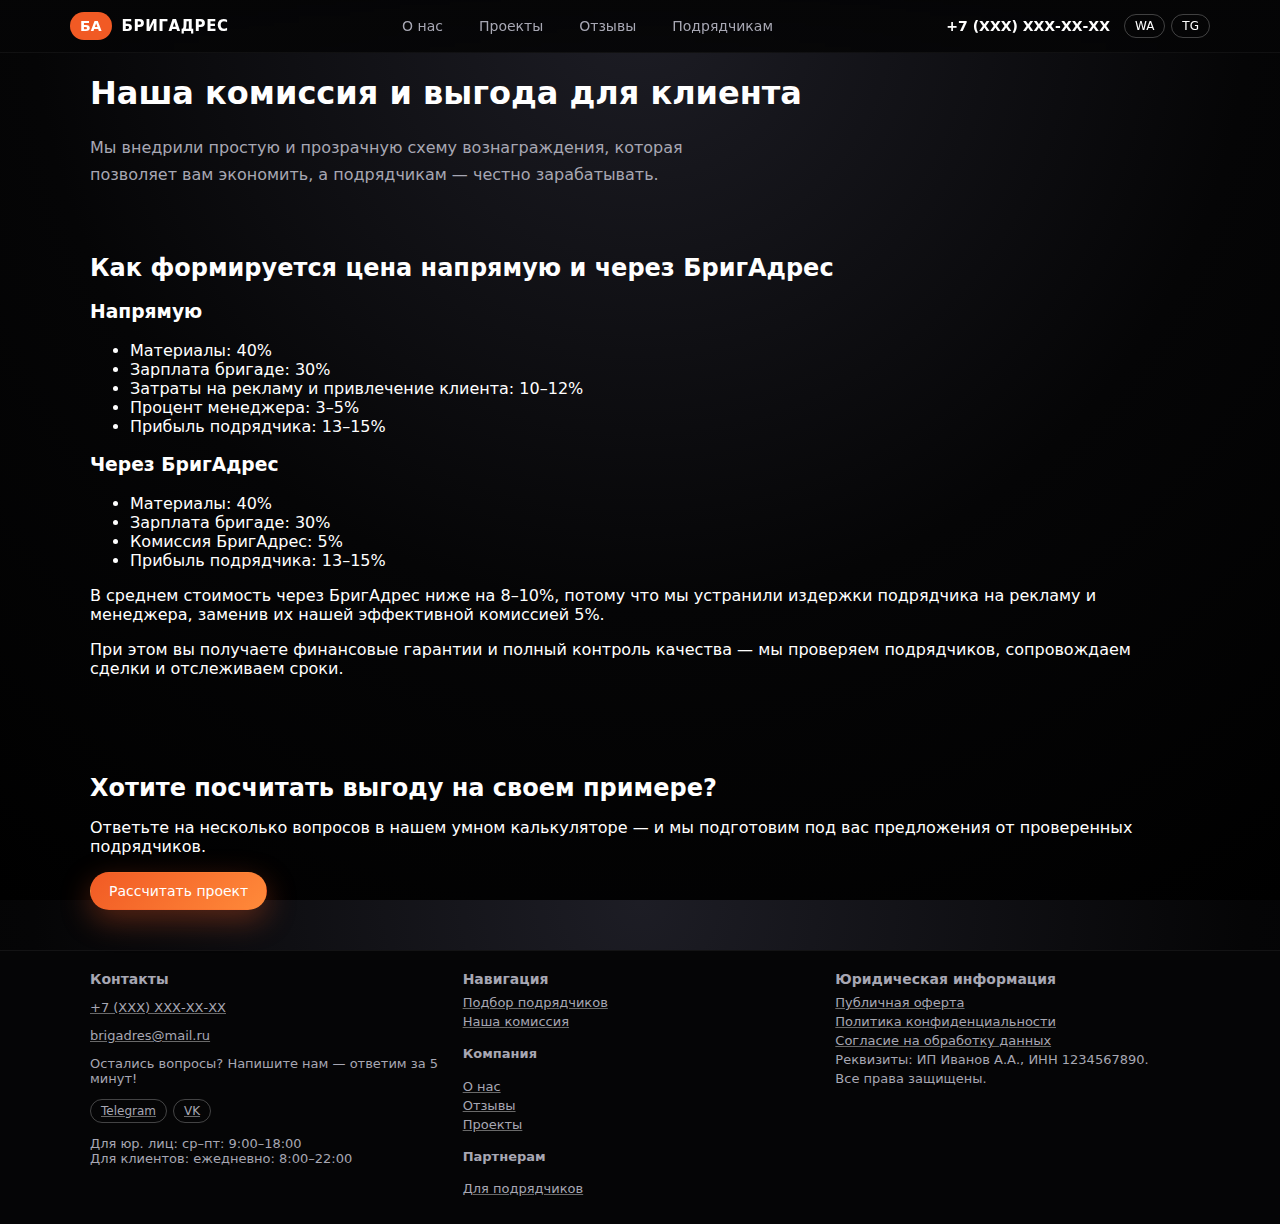
<file: commission.html>
<!DOCTYPE html>
<html lang="ru">
<head>
  <meta charset="UTF-8" />
  <title>Наша комиссия — БригАдрес</title>
  <meta name="viewport" content="width=device-width, initial-scale=1" />
  <link rel="stylesheet" href="css/styles.css" />
</head>
<body>
<header class="site-header">
  <div class="container header-inner">
    <a href="index.html" class="logo">
      <span class="logo-mark">БА</span>
      <span class="logo-text">БригАдрес</span>
    </a>
    <nav class="main-nav">
      <a href="about.html">О нас</a>
      <a href="projects.html">Проекты</a>
      <a href="reviews.html">Отзывы</a>
      <a href="contractors.html">Подрядчикам</a>
    </nav>
    <div class="header-contacts">
      <a href="tel:+7XXXXXXXXXX" class="phone">+7 (XXX) XXX‑XX‑XX</a>
      <div class="messengers">
        <span class="messenger-icon">WA</span>
        <span class="messenger-icon">TG</span>
      </div>
    </div>
  </div>
</header>

<main>
  <section class="page-hero">
    <div class="container">
      <h1>Наша комиссия и выгода для клиента</h1>
      <p class="section-lead">
        Мы внедрили простую и прозрачную схему вознаграждения, которая позволяет вам экономить, а подрядчикам — честно зарабатывать.
      </p>
    </div>
  </section>

  <section class="section light">
    <div class="container">
      <h2>Как формируется цена напрямую и через БригАдрес</h2>
      <div class="compare-grid">
        <div class="compare-column">
          <h3>Напрямую</h3>
          <ul>
            <li>Материалы: 40%</li>
            <li>Зарплата бригаде: 30%</li>
            <li>Затраты на рекламу и привлечение клиента: 10–12%</li>
            <li>Процент менеджера: 3–5%</li>
            <li>Прибыль подрядчика: 13–15%</li>
          </ul>
        </div>
        <div class="compare-column">
          <h3>Через БригАдрес</h3>
          <ul>
            <li>Материалы: 40%</li>
            <li>Зарплата бригаде: 30%</li>
            <li>Комиссия БригАдрес: 5%</li>
            <li>Прибыль подрядчика: 13–15%</li>
          </ul>
        </div>
      </div>
      <p>
        В среднем стоимость через БригАдрес ниже на 8–10%, потому что мы устранили издержки подрядчика на рекламу и менеджера,
        заменив их нашей эффективной комиссией 5%.
      </p>
      <p>
        При этом вы получаете финансовые гарантии и полный контроль качества — мы проверяем подрядчиков, сопровождаем сделки и отслеживаем сроки.
      </p>
    </div>
  </section>

  <section class="section">
    <div class="container">
      <h2>Хотите посчитать выгоду на своем примере?</h2>
      <p>
        Ответьте на несколько вопросов в нашем умном калькуляторе — и мы подготовим под вас предложения от проверенных подрядчиков.
      </p>
      <div class="section-cta">
        <a href="calculator.html" class="btn btn-primary">Рассчитать проект</a>
      </div>
    </div>
  </section>
</main>

<footer class="site-footer">
  <div class="container footer-grid">
    <div class="footer-col">
      <h3>Контакты</h3>
      <p><a href="tel:+7XXXXXXXXXX">+7 (XXX) XXX‑XX‑XX</a></p>
      <p><a href="mailto:brigadres@mail.ru">brigadres@mail.ru</a></p>
      <p>Остались вопросы? Напишите нам — ответим за 5 минут!</p>
      <div class="footer-messengers">
        <a href="#" class="messenger-icon">Telegram</a>
        <a href="#" class="messenger-icon">VK</a>
      </div>
      <p class="footer-schedule">
        Для юр. лиц: ср–пт: 9:00–18:00<br/>
        Для клиентов: ежедневно: 8:00–22:00
      </p>
    </div>
    <div class="footer-col">
      <h3>Навигация</h3>
      <ul>
        <li><a href="calculator.html">Подбор подрядчиков</a></li>
        <li><a href="commission.html" class="active">Наша комиссия</a></li>
      </ul>
      <h4>Компания</h4>
      <ul>
        <li><a href="about.html">О нас</a></li>
        <li><a href="reviews.html">Отзывы</a></li>
        <li><a href="projects.html">Проекты</a></li>
      </ul>
      <h4>Партнерам</h4>
      <ul>
        <li><a href="contractors.html">Для подрядчиков</a></li>
      </ul>
    </div>
    <div class="footer-col">
      <h3>Юридическая информация</h3>
      <ul>
        <li><a href="offer.html">Публичная оферта</a></li>
        <li><a href="privacy.html">Политика конфиденциальности</a></li>
        <li><a href="data-consent.html">Согласие на обработку данных</a></li>
      </ul>
      <p class="footer-legal">
        Реквизиты: ИП Иванов А.А., ИНН 1234567890.
      </p>
      <p class="footer-warning">
        Все права защищены.
      </p>
    </div>
  </div>
</footer>
<script src="js/main.js"></script>
</body>
</html>
</file>
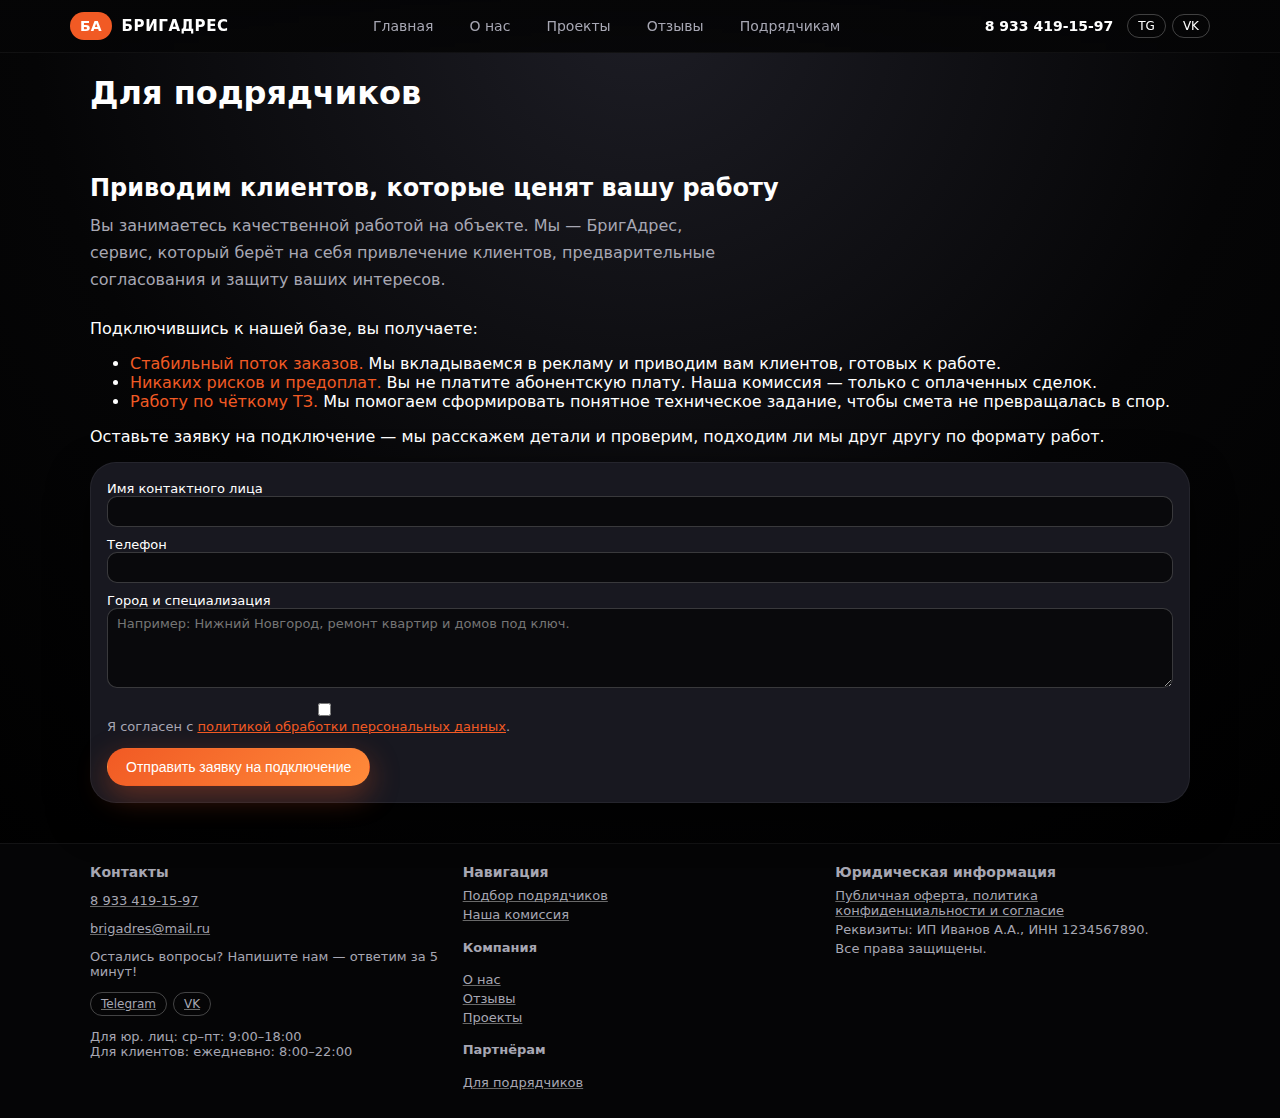
<file: contractors.html>
<!DOCTYPE html>
<html lang="ru">
<head>
  <meta charset="UTF-8" />
  <title>Для подрядчиков — БригАдрес</title>
  <meta name="viewport" content="width=device-width, initial-scale=1" />
  <link rel="stylesheet" href="css/styles.css" />
</head>
<body>
<header class="site-header">
  <div class="container header-inner">
    <a href="index.html" class="logo">
      <span class="logo-mark">БА</span>
      <span class="logo-text">БригАдрес</span>
    </a>
    <nav class="main-nav">
      <a href="index.html">Главная</a>
      <a href="about.html">О нас</a>
      <a href="projects.html">Проекты</a>
      <a href="reviews.html">Отзывы</a>
      <a href="contractors.html">Подрядчикам</a>
    </nav>
    <div class="header-contacts">
      <a href="tel:89334191597" class="phone">8 933 419-15-97</a>
      <div class="messengers">
        <a href="https://t.me/brigadres" class="messenger-icon" target="_blank" rel="noopener noreferrer">TG</a>
        <a href="https://vk.com/brigadres" class="messenger-icon" target="_blank" rel="noopener noreferrer">VK</a>
      </div>
    </div>
  </div>
</header>

<main>
  <section class="page-hero">
    <div class="container">
      <h1>Для подрядчиков</h1>
    </div>
  </section>
  <section class="section">
    <div class="container">
      <h2>Приводим клиентов, которые ценят вашу работу</h2>
      <p class="section-lead">
        Вы занимаетесь качественной работой на объекте. Мы — БригАдрес, сервис, который берёт на себя
        привлечение клиентов, предварительные согласования и защиту ваших интересов.
      </p>
      <p>
        Подключившись к нашей базе, вы получаете:
      </p>
      <ul>
        <li><span class="highlight">Стабильный поток заказов.</span> Мы вкладываемся в рекламу и приводим вам клиентов, готовых к работе.</li>
        <li><span class="highlight">Никаких рисков и предоплат.</span> Вы не платите абонентскую плату. Наша комиссия — только с оплаченных сделок.</li>
        <li><span class="highlight">Работу по чёткому ТЗ.</span> Мы помогаем сформировать понятное техническое задание, чтобы смета не превращалась в спор.</li>
      </ul>
      <p>
        Оставьте заявку на подключение — мы расскажем детали и проверим, подходим ли мы друг другу по формату работ.
      </p>

      <div class="form-container">
        <form class="lead-form">
          <div class="form-row">
            <label>Имя контактного лица
              <input type="text" name="name" required />
            </label>
          </div>
          <div class="form-row">
            <label>Телефон
              <input type="tel" name="phone" required />
            </label>
          </div>
          <div class="form-row">
            <label>Город и специализация
              <textarea name="details" rows="3" placeholder="Например: Нижний Новгород, ремонт квартир и домов под ключ."></textarea>
            </label>
          </div>
          <div class="form-row form-row-inline">
            <label class="checkbox">
              <input type="checkbox" required />
              <span>Я согласен с <a href="legal.html" target="_blank">политикой обработки персональных данных</a>.</span>
            </label>
          </div>
          <button type="submit" class="btn btn-primary">Отправить заявку на подключение</button>
          <p class="form-success" hidden>Спасибо! Мы получили вашу заявку и свяжемся с вами.</p>
        </form>
      </div>
    </div>
  </section>
</main>

<footer class="site-footer">
  <div class="container footer-grid">
    <div class="footer-col">
      <h3>Контакты</h3>
      <p><a href="tel:89334191597">8 933 419-15-97</a></p>
      <p><a href="mailto:brigadres@mail.ru">brigadres@mail.ru</a></p>
      <p>Остались вопросы? Напишите нам — ответим за 5 минут!</p>
      <div class="footer-messengers">
        <a href="https://t.me/brigadres" class="messenger-icon" target="_blank" rel="noopener noreferrer">Telegram</a>
        <a href="https://vk.com/brigadres" class="messenger-icon" target="_blank" rel="noopener noreferrer">VK</a>
      </div>
      <p class="footer-schedule">
        Для юр. лиц: ср–пт: 9:00–18:00<br/>
        Для клиентов: ежедневно: 8:00–22:00
      </p>
    </div>
    <div class="footer-col">
      <h3>Навигация</h3>
      <ul>
        <li><a href="calculator.html">Подбор подрядчиков</a></li>
        <li><a href="commission.html">Наша комиссия</a></li>
      </ul>
      <h4>Компания</h4>
      <ul>
        <li><a href="about.html">О нас</a></li>
        <li><a href="reviews.html">Отзывы</a></li>
        <li><a href="projects.html">Проекты</a></li>
      </ul>
      <h4>Партнёрам</h4>
      <ul>
        <li><a href="contractors.html">Для подрядчиков</a></li>
      </ul>
    </div>
    <div class="footer-col">
      <h3>Юридическая информация</h3>
      <ul>
        <li><a href="legal.html">Публичная оферта, политика конфиденциальности и согласие</a></li>
      </ul>
      <p class="footer-legal">
        Реквизиты: ИП Иванов А.А., ИНН 1234567890.
      </p>
      <p class="footer-warning">
        Все права защищены.
      </p>
    </div>
  </div>
</footer>
<script src="js/main.js"></script>
</body>
</html>
</file>
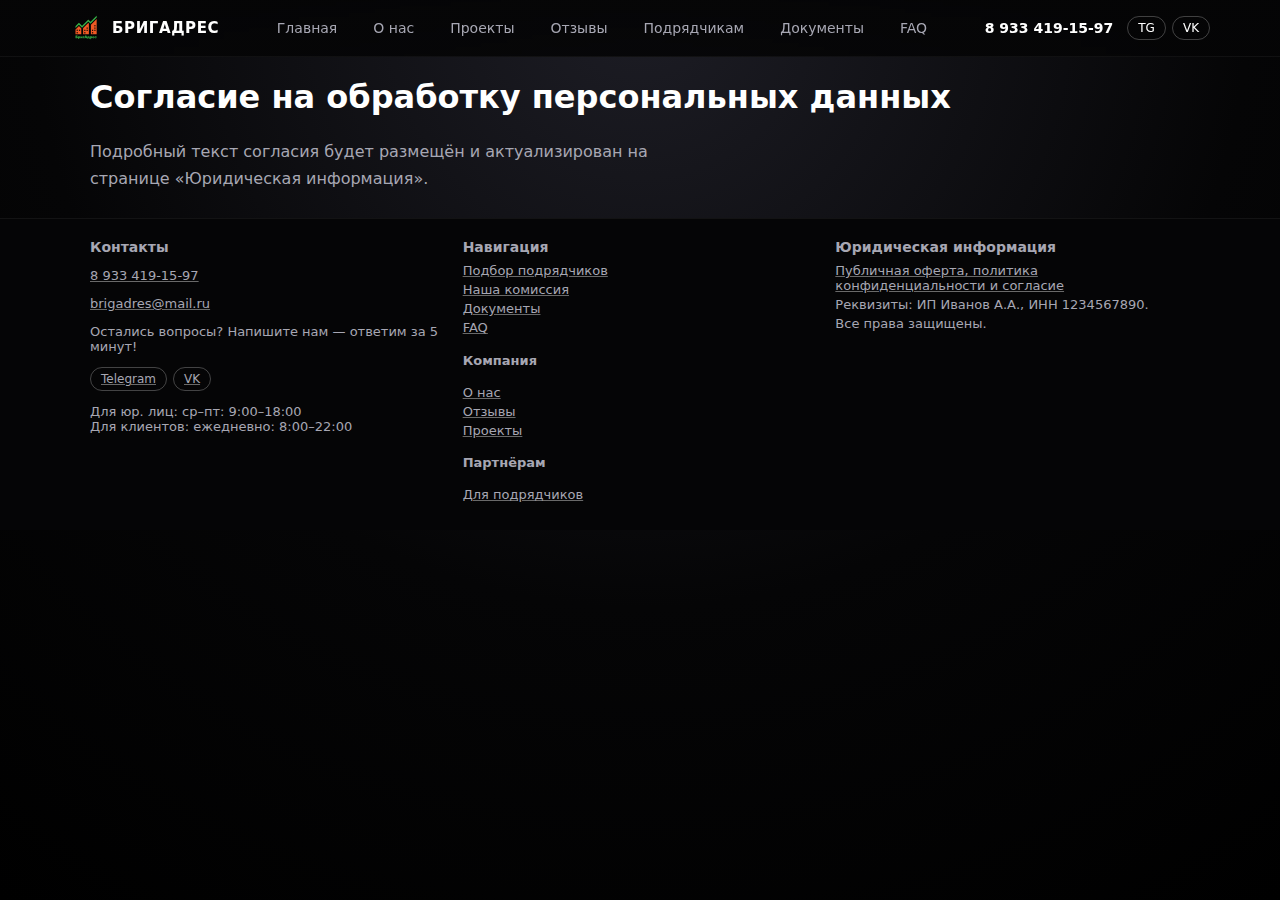
<file: data-consent.html>
<!DOCTYPE html>
<html lang="ru">
<head>
  <meta charset="UTF-8" />
  <title>Согласие на обработку персональных данных — БригАдрес</title>
  <meta name="viewport" content="width=device-width, initial-scale=1" />
  <link rel="stylesheet" href="css/styles.css" />
  <link rel="icon" href="/favicon.ico" />
  <link rel="icon" type="image/png" sizes="32x32" href="/favicon-32x32.png" />
  <link rel="icon" type="image/png" sizes="16x16" href="/favicon-16x16.png" />
  <link rel="apple-touch-icon" href="/apple-touch-icon.png" />
  <link rel="manifest" href="/site.webmanifest" />
  <meta name="theme-color" content="#0b0b0b" />
  <link rel="canonical" href="https://brigadress.ru/data-consent.html" />
  <meta property="og:site_name" content="БригАдрес" />
  <meta property="og:title" content="БригАдрес — подбор подрядчиков для ремонта" />
  <meta property="og:description" content="Онлайн-сервис подбора проверенных бригад. Фиксируем цену и сроки, сопровождаем до приемки." />
  <meta property="og:type" content="website" />
  <meta property="og:url" content="https://brigadress.ru/data-consent.html" />
  <meta property="og:image" content="https://brigadress.ru/og-image.png" />
  <meta name="twitter:card" content="summary_large_image" />
  <meta name="twitter:image" content="https://brigadress.ru/og-image.png" />
  <script type="application/ld+json">
  {
    "@context": "https://schema.org",
    "@type": "Organization",
    "name": "БригАдрес",
    "url": "https://brigadress.ru/",
    "logo": "https://brigadress.ru/og-image.png",
    "sameAs": [
      "https://t.me/brigadres",
      "https://vk.com/brigadres"
    ],
    "contactPoint": [{
      "@type": "ContactPoint",
      "telephone": "+7-933-419-15-97",
      "contactType": "customer service",
      "availableLanguage": ["ru"]
    }]
  }
  </script>
</head>
<body>
<header class="site-header">
  <div class="container header-inner">
    <a href="index.html" class="logo">
      <img src="img/logo.png" alt="БригАдрес" class="logo-image">
      <span class="logo-text">БригАдрес</span>
    </a>
    <nav class="main-nav">
      <a href="index.html">Главная</a>
      <a href="about.html">О нас</a>
      <a href="projects.html">Проекты</a>
      <a href="reviews.html">Отзывы</a>
      <a href="contractors.html">Подрядчикам</a>
      <a href="documents.html">Документы</a>
      <a href="faq.html">FAQ</a>
    </nav>
    <div class="header-contacts">
      <a href="tel:89334191597" class="phone">8 933 419-15-97</a>
      <div class="messengers">
        <a href="https://t.me/brigadres" class="messenger-icon" target="_blank" rel="noopener noreferrer">TG</a>
        <a href="https://vk.com/brigadres" class="messenger-icon" target="_blank" rel="noopener noreferrer">VK</a>
      </div>
    </div>
  </div>
</header>

<main>
  <section class="page-hero">
    <div class="container">
      <h1>Согласие на обработку персональных данных</h1>
      <p class="section-lead">Подробный текст согласия будет размещён и актуализирован на странице «Юридическая информация».</p>
    </div>
  </section>
</main>

<footer class="site-footer">
  <div class="container footer-grid">
    <div class="footer-col">
      <h3>Контакты</h3>
      <p><a href="tel:89334191597">8 933 419-15-97</a></p>
      <p><a href="mailto:brigadres@mail.ru">brigadres@mail.ru</a></p>
      <p>Остались вопросы? Напишите нам — ответим за 5 минут!</p>
      <div class="footer-messengers">
        <a href="https://t.me/brigadres" class="messenger-icon" target="_blank" rel="noopener noreferrer">Telegram</a>
        <a href="https://vk.com/brigadres" class="messenger-icon" target="_blank" rel="noopener noreferrer">VK</a>
      </div>
      <p class="footer-schedule">
        Для юр. лиц: ср–пт: 9:00–18:00<br/>
        Для клиентов: ежедневно: 8:00–22:00
      </p>
    </div>
    <div class="footer-col">
      <h3>Навигация</h3>
      <ul>
        <li><a href="calculator.html">Подбор подрядчиков</a></li>
        <li><a href="commission.html">Наша комиссия</a></li>
        <li><a href="documents.html">Документы</a></li>
        <li><a href="faq.html">FAQ</a></li>
      </ul>
      <h4>Компания</h4>
      <ul>
        <li><a href="about.html">О нас</a></li>
        <li><a href="reviews.html">Отзывы</a></li>
        <li><a href="projects.html">Проекты</a></li>
      </ul>
      <h4>Партнёрам</h4>
      <ul>
        <li><a href="contractors.html">Для подрядчиков</a></li>
      </ul>
    </div>
    <div class="footer-col">
      <h3>Юридическая информация</h3>
      <ul>
        <li><a href="legal.html">Публичная оферта, политика конфиденциальности и согласие</a></li>
      </ul>
      <p class="footer-legal">
        Реквизиты: ИП Иванов А.А., ИНН 1234567890.
      </p>
      <p class="footer-warning">
        Все права защищены.
      </p>
    </div>
  </div>
</footer>
<script src="js/main.js"></script>
</body>
</html>
</file>
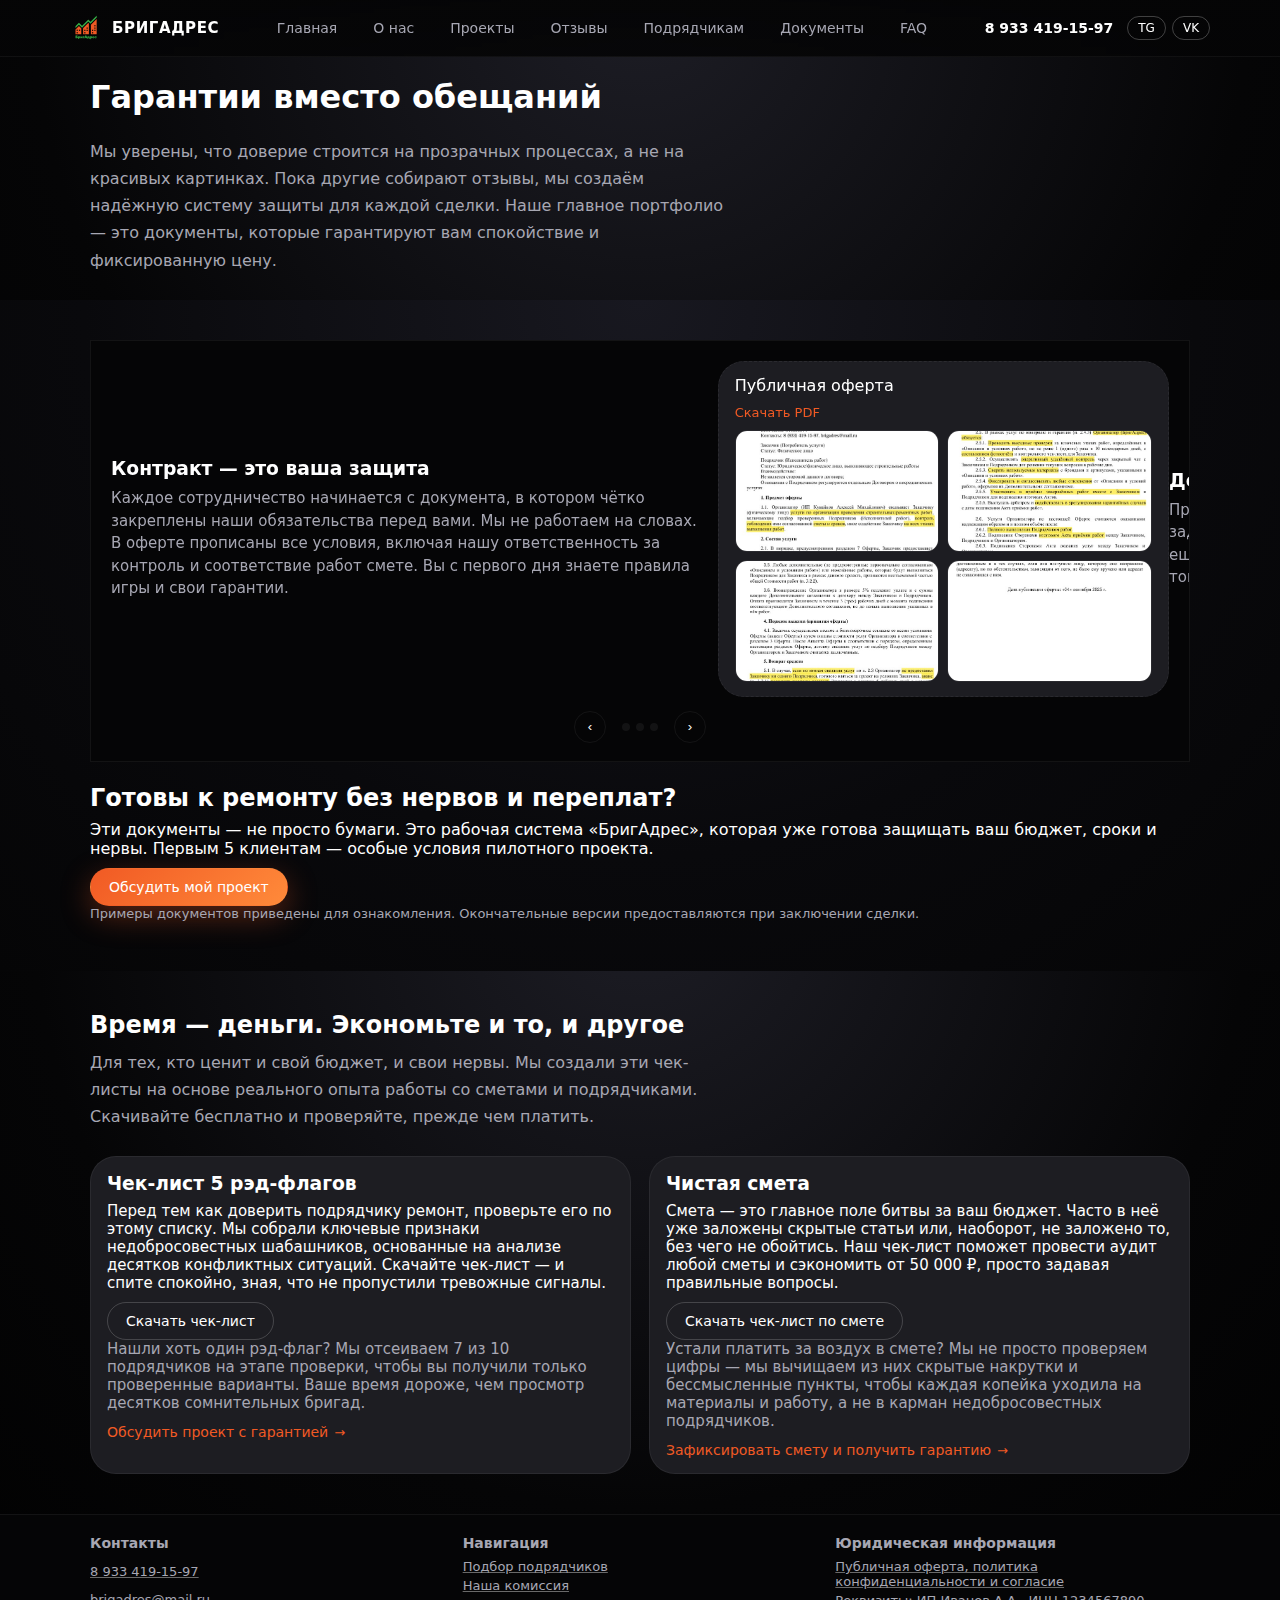
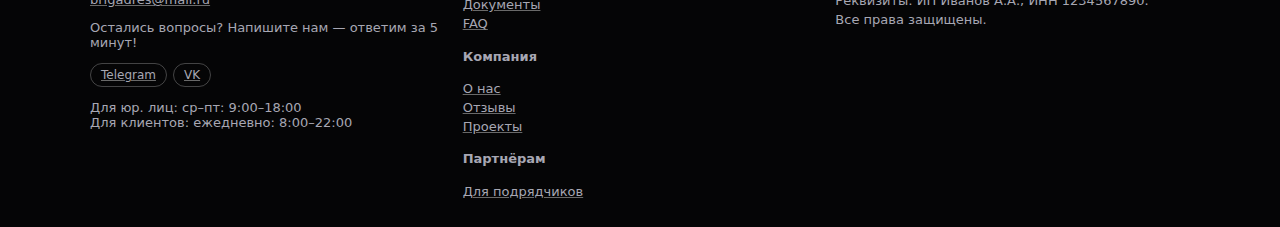
<file: documents.html>
<!DOCTYPE html>
<html lang="ru">
<head>
  <meta charset="UTF-8" />
  <title>Документы и гарантии — БригАдрес</title>
  <meta name="viewport" content="width=device-width, initial-scale=1" />
  <link rel="stylesheet" href="css/styles.css" />
  <link rel="icon" href="/favicon.ico" />
  <link rel="icon" type="image/png" sizes="32x32" href="/favicon-32x32.png" />
  <link rel="icon" type="image/png" sizes="16x16" href="/favicon-16x16.png" />
  <link rel="apple-touch-icon" href="/apple-touch-icon.png" />
  <link rel="manifest" href="/site.webmanifest" />
  <meta name="theme-color" content="#0b0b0b" />
  <link rel="canonical" href="https://brigadress.ru/documents.html" />
  <meta property="og:site_name" content="БригАдрес" />
  <meta property="og:title" content="БригАдрес — подбор подрядчиков для ремонта" />
  <meta property="og:description" content="Онлайн-сервис подбора проверенных бригад. Фиксируем цену и сроки, сопровождаем до приемки." />
  <meta property="og:type" content="website" />
  <meta property="og:url" content="https://brigadress.ru/documents.html" />
  <meta property="og:image" content="https://brigadress.ru/og-image.png" />
  <meta name="twitter:card" content="summary_large_image" />
  <meta name="twitter:image" content="https://brigadress.ru/og-image.png" />
  <script type="application/ld+json">
  {
    "@context": "https://schema.org",
    "@type": "Organization",
    "name": "БригАдрес",
    "url": "https://brigadress.ru/",
    "logo": "https://brigadress.ru/og-image.png",
    "sameAs": [
      "https://t.me/brigadres",
      "https://vk.com/brigadres"
    ],
    "contactPoint": [{
      "@type": "ContactPoint",
      "telephone": "+7-933-419-15-97",
      "contactType": "customer service",
      "availableLanguage": ["ru"]
    }]
  }
  </script>
</head>
<body>
<header class="site-header">
  <div class="container header-inner">
    <a href="index.html" class="logo">
      <img src="img/logo.png" alt="БригАдрес" class="logo-image">
      <span class="logo-text">БригАдрес</span>
    </a>
    <nav class="main-nav">
      <a href="index.html">Главная</a>
      <a href="about.html">О нас</a>
      <a href="projects.html">Проекты</a>
      <a href="reviews.html">Отзывы</a>
      <a href="contractors.html">Подрядчикам</a>
      <a href="documents.html">Документы</a>
      <a href="faq.html">FAQ</a>
    </nav>
    <div class="header-contacts">
      <a href="tel:89334191597" class="phone">8 933 419-15-97</a>
      <div class="messengers">
        <a href="https://t.me/brigadres" class="messenger-icon" target="_blank" rel="noopener noreferrer">TG</a>
        <a href="https://vk.com/brigadres" class="messenger-icon" target="_blank" rel="noopener noreferrer">VK</a>
      </div>
    </div>
  </div>
</header>

<main>
  <section class="page-hero">
    <div class="container">
      <h1>Гарантии вместо обещаний</h1>
      <p class="section-lead">
        Мы уверены, что доверие строится на прозрачных процессах, а не на красивых картинках. Пока другие собирают отзывы,
        мы создаём надёжную систему защиты для каждой сделки. Наше главное портфолио — это документы, которые гарантируют
        вам спокойствие и фиксированную цену.
      </p>
    </div>
  </section>

  <section class="section section-dark">
    <div class="container">
      <div class="doc-slider">
        <div class="doc-slider-viewport">
        <div class="doc-slider-track">
          <article class="doc-slide">
            <div class="doc-slide-text">
              <h3>Контракт — это ваша защита</h3>
              <p>
                Каждое сотрудничество начинается с документа, в котором чётко закреплены наши обязательства перед вами.
                Мы не работаем на словах. В оферте прописаны все условия, включая нашу ответственность за контроль и
                соответствие работ смете. Вы с первого дня знаете правила игры и свои гарантии.
              </p>
            </div>
            <div class="doc-slide-media">
              <p class="doc-slide-label">Публичная оферта</p>
              <a class="doc-download" href="docs/public-offer.pdf" target="_blank" rel="noopener noreferrer">Скачать PDF</a>
              <div class="doc-thumbs">
              <a href="img/docs/public-offer-1.jpg" target="_blank" rel="noopener noreferrer"><img src="img/docs/public-offer-1.jpg" alt="Публичная оферта — страница" loading="lazy"></a>
              <a href="img/docs/public-offer-2.jpg" target="_blank" rel="noopener noreferrer"><img src="img/docs/public-offer-2.jpg" alt="Публичная оферта — страница" loading="lazy"></a>
              <a href="img/docs/public-offer-3.jpg" target="_blank" rel="noopener noreferrer"><img src="img/docs/public-offer-3.jpg" alt="Публичная оферта — страница" loading="lazy"></a>
              <a href="img/docs/public-offer-4.jpg" target="_blank" rel="noopener noreferrer"><img src="img/docs/public-offer-4.jpg" alt="Публичная оферта — страница" loading="lazy"></a>
              </div>
            </div>
          </article>

          <article class="doc-slide">
            <div class="doc-slide-text">
              <h3>Детализация — оружие против сюрпризов</h3>
              <p>
                Прежде чем начать ремонт, мы фиксируем в детальном техническом задании каждый этап, материал и нюанс.
                Вы видите, за что платите, ещё до старта работ. Это главный инструмент для контроля и гарантия того,
                что итоговая цена не вырастет из‑за «внезапных» дополнений.
              </p>
            </div>
            <div class="doc-slide-media">
              <p class="doc-slide-label">Описание и условия работ</p>
              <a class="doc-download" href="docs/work-description.pdf" target="_blank" rel="noopener noreferrer">Скачать PDF</a>
              <div class="doc-thumbs">
              <a href="img/docs/work-description-1.jpg" target="_blank" rel="noopener noreferrer"><img src="img/docs/work-description-1.jpg" alt="Описание и условия работ — страница" loading="lazy"></a>
              <a href="img/docs/work-description-2.jpg" target="_blank" rel="noopener noreferrer"><img src="img/docs/work-description-2.jpg" alt="Описание и условия работ — страница" loading="lazy"></a>
              </div>
            </div>
          </article>

          <article class="doc-slide">
            <div class="doc-slide-text">
              <h3>Чёткий итог и начало гарантийного периода</h3>
              <p>
                Завершение работ — не конец сотрудничества. Акт приёмки — это документ, в котором вы официально
                подтверждаете отсутствие претензий на момент сдачи объекта. А наша гарантия на работы и материалы
                (24 месяца) только вступает в силу. Мы продолжаем нести ответственность.
              </p>
            </div>
            <div class="doc-slide-media">
              <p class="doc-slide-label">Акт приёмки работ</p>
              <a class="doc-download" href="docs/acceptance-act.pdf" target="_blank" rel="noopener noreferrer">Скачать PDF</a>
              <div class="doc-thumbs">
              <a href="img/docs/acceptance-act-1.jpg" target="_blank" rel="noopener noreferrer"><img src="img/docs/acceptance-act-1.jpg" alt="Акт приёмки работ — страница" loading="lazy"></a>
              <a href="img/docs/acceptance-act-2.jpg" target="_blank" rel="noopener noreferrer"><img src="img/docs/acceptance-act-2.jpg" alt="Акт приёмки работ — страница" loading="lazy"></a>
              </div>
            </div>
          </article>
              </div>
      </div>

      <div class="doc-slider-controls">
          <button class="doc-slider-arrow doc-slider-prev" type="button" aria-label="Предыдущий документ">&#8249;</button>
          <div class="doc-slider-dots">
            <button class="doc-slider-dot" type="button" aria-label="Первый слайд"></button>
            <button class="doc-slider-dot" type="button" aria-label="Второй слайд"></button>
            <button class="doc-slider-dot" type="button" aria-label="Третий слайд"></button>
          </div>
          <button class="doc-slider-arrow doc-slider-next" type="button" aria-label="Следующий документ">&#8250;</button>
        </div>
      </div>

      <div class="doc-slider-cta">
        <h2>Готовы к ремонту без нервов и переплат?</h2>
        <p>
          Эти документы — не просто бумаги. Это рабочая система «БригАдрес», которая уже готова защищать ваш бюджет,
          сроки и нервы. Первым 5 клиентам — особые условия пилотного проекта.
        </p>
        <a href="calculator.html" class="btn btn-primary">Обсудить мой проект</a>
        <p class="doc-slider-note-small">
          Примеры документов приведены для ознакомления. Окончательные версии предоставляются при заключении сделки.
        </p>
      </div>
    </div>
  </section>

  <section class="section">
    <div class="container">
      <h2>Время — деньги. Экономьте и то, и другое</h2>
      <p class="section-lead">
        Для тех, кто ценит и свой бюджет, и свои нервы. Мы создали эти чек-листы на основе реального опыта работы
        со сметами и подрядчиками. Скачивайте бесплатно и проверяйте, прежде чем платить.
      </p>

      <div class="documents-grid">
        <article class="doc-card">
          <h3>Чек-лист 5 рэд-флагов</h3>
          <p>
            Перед тем как доверить подрядчику ремонт, проверьте его по этому списку. Мы собрали ключевые признаки
            недобросовестных шабашников, основанные на анализе десятков конфликтных ситуаций. Скачайте чек-лист —
            и спите спокойно, зная, что не пропустили тревожные сигналы.
          </p>
          <a href="docs/checklist-5-red-flags.pdf" class="btn btn-outline" target="_blank">Скачать чек-лист</a>
          <p class="doc-card-note">
            Нашли хоть один рэд-флаг? Мы отсеиваем 7 из 10 подрядчиков на этапе проверки, чтобы вы получили только
            проверенные варианты. Ваше время дороже, чем просмотр десятков сомнительных бригад.
          </p>
          <a href="calculator.html" class="link-arrow">Обсудить проект с гарантией</a>
        </article>

        <article class="doc-card">
          <h3>Чистая смета</h3>
          <p>
            Смета — это главное поле битвы за ваш бюджет. Часто в неё уже заложены скрытые статьи или, наоборот,
            не заложено то, без чего не обойтись. Наш чек-лист поможет провести аудит любой сметы и сэкономить
            от 50&nbsp;000&nbsp;₽, просто задавая правильные вопросы.
          </p>
          <a href="docs/clean-estimate-checklist.pdf" class="btn btn-outline" target="_blank">Скачать чек-лист по смете</a>
          <p class="doc-card-note">
            Устали платить за воздух в смете? Мы не просто проверяем цифры — мы вычищаем из них скрытые накрутки
            и бессмысленные пункты, чтобы каждая копейка уходила на материалы и работу, а не в карман недобросовестных подрядчиков.
          </p>
          <a href="calculator.html" class="link-arrow">Зафиксировать смету и получить гарантию</a>
        </article>
      </div>
    </div>
  </section>
</main>

<footer class="site-footer">
  <div class="container footer-grid">
    <div class="footer-col">
      <h3>Контакты</h3>
      <p><a href="tel:89334191597">8 933 419-15-97</a></p>
      <p><a href="mailto:brigadres@mail.ru">brigadres@mail.ru</a></p>
      <p>Остались вопросы? Напишите нам — ответим за 5 минут!</p>
      <div class="footer-messengers">
        <a href="https://t.me/brigadres" class="messenger-icon" target="_blank" rel="noopener noreferrer">Telegram</a>
        <a href="https://vk.com/brigadres" class="messenger-icon" target="_blank" rel="noopener noreferrer">VK</a>
      </div>
      <p class="footer-schedule">
        Для юр. лиц: ср–пт: 9:00–18:00<br/>
        Для клиентов: ежедневно: 8:00–22:00
      </p>
    </div>
    <div class="footer-col">
      <h3>Навигация</h3>
      <ul>
        <li><a href="calculator.html">Подбор подрядчиков</a></li>
        <li><a href="commission.html">Наша комиссия</a></li>
        <li><a href="documents.html">Документы</a></li>
        <li><a href="faq.html">FAQ</a></li>
      </ul>
      <h4>Компания</h4>
      <ul>
        <li><a href="about.html">О нас</a></li>
        <li><a href="reviews.html">Отзывы</a></li>
        <li><a href="projects.html">Проекты</a></li>
      </ul>
      <h4>Партнёрам</h4>
      <ul>
        <li><a href="contractors.html">Для подрядчиков</a></li>
      </ul>
    </div>
    <div class="footer-col">
      <h3>Юридическая информация</h3>
      <ul>
        <li><a href="legal.html">Публичная оферта, политика конфиденциальности и согласие</a></li>
      </ul>
      <p class="footer-legal">
        Реквизиты: ИП Иванов А.А., ИНН 1234567890.
      </p>
      <p class="footer-warning">
        Все права защищены.
      </p>
    </div>
  </div>
</footer>
<script src="js/main.js"></script>
</body>
</html>
</file>
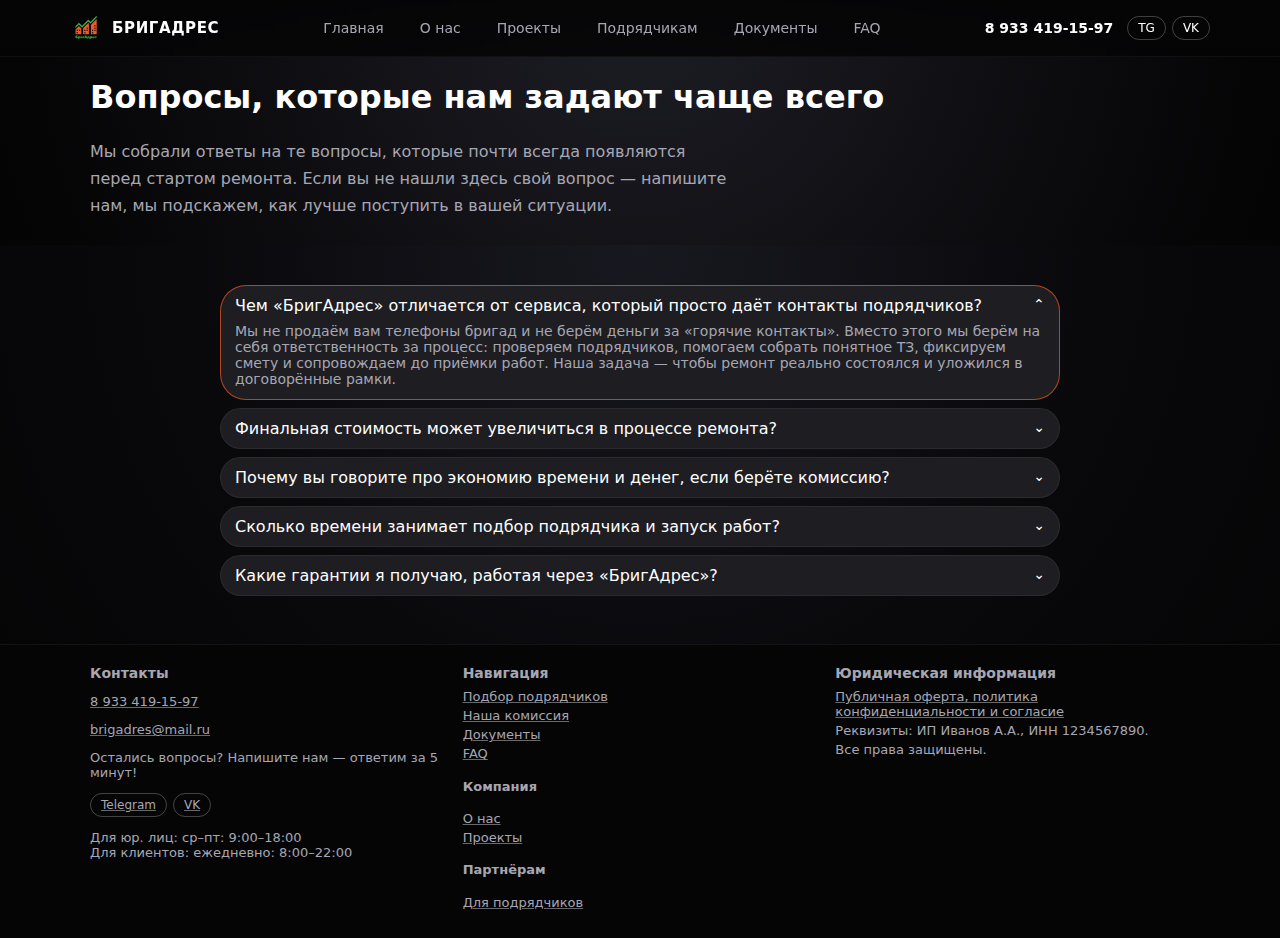
<file: faq.html>
<!DOCTYPE html>
<html lang="ru">
<head>
<!-- Yandex.Metrika counter -->
<script type="text/javascript">
    (function(m,e,t,r,i,k,a){
        m[i]=m[i]||function(){(m[i].a=m[i].a||[]).push(arguments)};
        m[i].l=1*new Date();
        for (var j = 0; j < document.scripts.length; j++) {if (document.scripts[j].src === r) { return; }}
        k=e.createElement(t),a=e.getElementsByTagName(t)[0],k.async=1,k.src=r,a.parentNode.insertBefore(k,a)
    })(window, document,'script','https://mc.yandex.ru/metrika/tag.js?id=106590793', 'ym');

    ym(106590793, 'init', {ssr:true, webvisor:true, clickmap:true, ecommerce:"dataLayer", referrer: document.referrer, url: location.href, accurateTrackBounce:true, trackLinks:true});
</script>
<noscript><div><img src="https://mc.yandex.ru/watch/106590793" style="position:absolute; left:-9999px;" alt="" /></div></noscript>
<!-- /Yandex.Metrika counter -->


  <meta charset="UTF-8" />
  <title>FAQ — частые вопросы о БригАдрес</title>
  <meta name="viewport" content="width=device-width, initial-scale=1" />
  <link rel="stylesheet" href="css/styles.css" />
  <link rel="icon" href="/favicon.ico" />
  <link rel="icon" type="image/png" sizes="32x32" href="/favicon-32x32.png" />
  <link rel="icon" type="image/png" sizes="16x16" href="/favicon-16x16.png" />
  <link rel="apple-touch-icon" href="/apple-touch-icon.png" />
  <link rel="manifest" href="/site.webmanifest" />
  <meta name="theme-color" content="#0b0b0b" />
  <link rel="canonical" href="https://brigadress.ru/faq.html" />
  <meta property="og:site_name" content="БригАдрес" />
  <meta property="og:title" content="БригАдрес — подбор подрядчиков для ремонта" />
  <meta property="og:description" content="Онлайн-сервис подбора проверенных бригад. Фиксируем цену и сроки, сопровождаем до приемки." />
  <meta property="og:type" content="website" />
  <meta property="og:url" content="https://brigadress.ru/faq.html" />
  <meta property="og:image" content="https://brigadress.ru/og-image.png" />
  <meta name="twitter:card" content="summary_large_image" />
  <meta name="twitter:image" content="https://brigadress.ru/og-image.png" />
  <script type="application/ld+json">
  {
    "@context": "https://schema.org",
    "@type": "Organization",
    "name": "БригАдрес",
    "url": "https://brigadress.ru/",
    "logo": "https://brigadress.ru/og-image.png",
    "sameAs": [
      "https://t.me/brigadres",
      "https://vk.com/brigadres"
    ],
    "contactPoint": [{
      "@type": "ContactPoint",
      "telephone": "+7-933-419-15-97",
      "contactType": "customer service",
      "availableLanguage": ["ru"]
    }]
  }
  </script>
</head>
<body>
<header class="site-header">
  <div class="container header-inner">
    <a href="index.html" class="logo">
      <img src="img/logo.png" alt="БригАдрес" class="logo-image">
      <span class="logo-text">БригАдрес</span>
    </a>
    <nav class="main-nav">
      <a href="index.html">Главная</a>
      <a href="about.html">О нас</a>
      <a href="projects.html">Проекты</a>
      <a href="contractors.html">Подрядчикам</a>
      <a href="documents.html">Документы</a>
      <a href="faq.html">FAQ</a>
    </nav>
    <div class="header-contacts">
      <a href="tel:89334191597" class="phone">8 933 419-15-97</a>
      <div class="messengers">
        <a href="https://t.me/brigadres" class="messenger-icon" target="_blank" rel="noopener noreferrer">TG</a>
        <a href="https://vk.com/brigadres" class="messenger-icon" target="_blank" rel="noopener noreferrer">VK</a>
      </div>
    </div>
  </div>
</header>

<main>
  <section class="page-hero">
    <div class="container">
      <h1>Вопросы, которые нам задают чаще всего</h1>
      <p class="section-lead">
        Мы собрали ответы на те вопросы, которые почти всегда появляются перед стартом ремонта. Если вы не нашли здесь
        свой вопрос — напишите нам, мы подскажем, как лучше поступить в вашей ситуации.
      </p>
    </div>
  </section>

  <section class="section section-dark">
    <div class="container">
      <div class="faq-list">
        <details class="faq-item" open>
          <summary>Чем «БригАдрес» отличается от сервиса, который просто даёт контакты подрядчиков?</summary>
          <p>
            Мы не продаём вам телефоны бригад и не берём деньги за «горячие контакты». Вместо этого мы берём на себя
            ответственность за процесс: проверяем подрядчиков, помогаем собрать понятное ТЗ, фиксируем смету и
            сопровождаем до приёмки работ. Наша задача — чтобы ремонт реально состоялся и уложился в договорённые рамки.
          </p>
        </details>

        <details class="faq-item">
          <summary>Финальная стоимость может увеличиться в процессе ремонта?</summary>
          <p>
            Финальный бюджет всегда опирается на техническое задание и согласованную смету. Если во время ремонта
            появляются дополнительные пожелания или работы, не входившие в исходное ТЗ, мы отдельно фиксируем их
            в допсоглашении с прозрачными расчётами. Никаких «плюс 30% сверху» без вашего согласия.
          </p>
        </details>

        <details class="faq-item">
          <summary>Почему вы говорите про экономию времени и денег, если берёте комиссию?</summary>
          <p>
            Наша комиссия закладывается в структуру сделки так, чтобы не раздувать ваш бюджет. Мы убираем из цепочки
            лишние расходы подрядчика на рекламу и продажи, заменяя их нашей работой по подбору и сопровождению.
            В результате вы получаете понятную цену, отфильтрованных исполнителей и экономите десятки часов личного времени.
          </p>
        </details>

        <details class="faq-item">
          <summary>Сколько времени занимает подбор подрядчика и запуск работ?</summary>
          <p>
            Обычно на сбор заявки, уточнение деталей и подбор подходящих бригад уходит от 1 до 3 рабочих дней.
            Ещё несколько дней занимает согласование сметы и условий. Точный срок зависит от сложности задачи, но
            наша цель — не затягивать, а запустить процесс без потери качества проверки.
          </p>
        </details>

        <details class="faq-item">
          <summary>Какие гарантии я получаю, работая через «БригАдрес»?</summary>
          <p>
            Мы фиксируем все ключевые договорённости в документах: оферте, техническом задании, смете и акте приёмки.
            Это даёт вам понятные точки контроля и юридическую базу для защиты своих интересов. Дополнительно мы
            сопровождаем проект и остаёмся с вами на связи в течение гарантийного периода.
          </p>
        </details>
      </div>
    </div>
  </section>
</main>

<footer class="site-footer">
  <div class="container footer-grid">
    <div class="footer-col">
      <h3>Контакты</h3>
      <p><a href="tel:89334191597">8 933 419-15-97</a></p>
      <p><a href="mailto:brigadres@mail.ru">brigadres@mail.ru</a></p>
      <p>Остались вопросы? Напишите нам — ответим за 5 минут!</p>
      <div class="footer-messengers">
        <a href="https://t.me/brigadres" class="messenger-icon" target="_blank" rel="noopener noreferrer">Telegram</a>
        <a href="https://vk.com/brigadres" class="messenger-icon" target="_blank" rel="noopener noreferrer">VK</a>
      </div>
      <p class="footer-schedule">
        Для юр. лиц: ср–пт: 9:00–18:00<br/>
        Для клиентов: ежедневно: 8:00–22:00
      </p>
    </div>
    <div class="footer-col">
      <h3>Навигация</h3>
      <ul>
        <li><a href="calculator.html">Подбор подрядчиков</a></li>
        <li><a href="commission.html">Наша комиссия</a></li>
        <li><a href="documents.html">Документы</a></li>
        <li><a href="faq.html">FAQ</a></li>
      </ul>
      <h4>Компания</h4>
      <ul>
        <li><a href="about.html">О нас</a></li>
<li><a href="projects.html">Проекты</a></li>
      </ul>
      <h4>Партнёрам</h4>
      <ul>
        <li><a href="contractors.html">Для подрядчиков</a></li>
      </ul>
    </div>
    <div class="footer-col">
      <h3>Юридическая информация</h3>
      <ul>
        <li><a href="legal.html">Публичная оферта, политика конфиденциальности и согласие</a></li>
      </ul>
      <p class="footer-legal">
        Реквизиты: ИП Иванов А.А., ИНН 1234567890.
      </p>
      <p class="footer-warning">
        Все права защищены.
      </p>
    </div>
  </div>
</footer>
<script src="js/main.js"></script>
</body>
</html>
</file>
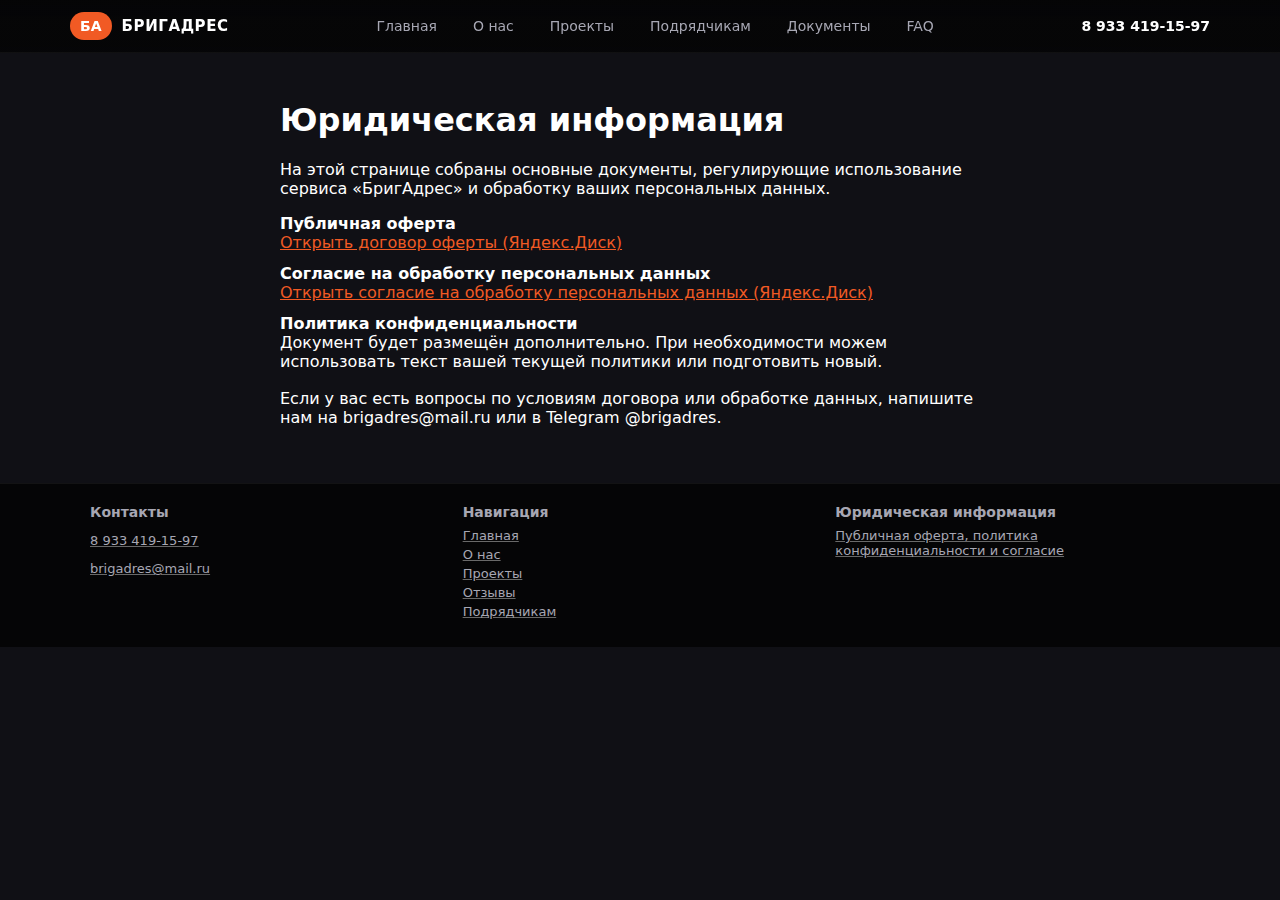
<file: legal.html>
<!DOCTYPE html>
<html lang="ru">
<head>
<!-- Yandex.Metrika counter -->
<script type="text/javascript">
    (function(m,e,t,r,i,k,a){
        m[i]=m[i]||function(){(m[i].a=m[i].a||[]).push(arguments)};
        m[i].l=1*new Date();
        for (var j = 0; j < document.scripts.length; j++) {if (document.scripts[j].src === r) { return; }}
        k=e.createElement(t),a=e.getElementsByTagName(t)[0],k.async=1,k.src=r,a.parentNode.insertBefore(k,a)
    })(window, document,'script','https://mc.yandex.ru/metrika/tag.js?id=106590793', 'ym');

    ym(106590793, 'init', {ssr:true, webvisor:true, clickmap:true, ecommerce:"dataLayer", referrer: document.referrer, url: location.href, accurateTrackBounce:true, trackLinks:true});
</script>
<noscript><div><img src="https://mc.yandex.ru/watch/106590793" style="position:absolute; left:-9999px;" alt="" /></div></noscript>
<!-- /Yandex.Metrika counter -->


  <meta charset="UTF-8" />
  <title>Юридическая информация — БригАдрес</title>
  <meta name="viewport" content="width=device-width, initial-scale=1" />
  <link rel="stylesheet" href="css/styles.css" />
  <link rel="icon" href="/favicon.ico" />
  <link rel="icon" type="image/png" sizes="32x32" href="/favicon-32x32.png" />
  <link rel="icon" type="image/png" sizes="16x16" href="/favicon-16x16.png" />
  <link rel="apple-touch-icon" href="/apple-touch-icon.png" />
  <link rel="manifest" href="/site.webmanifest" />
  <meta name="theme-color" content="#0b0b0b" />
  <link rel="canonical" href="https://brigadress.ru/legal.html" />
  <meta property="og:site_name" content="БригАдрес" />
  <meta property="og:title" content="БригАдрес — подбор подрядчиков для ремонта" />
  <meta property="og:description" content="Онлайн-сервис подбора проверенных бригад. Фиксируем цену и сроки, сопровождаем до приемки." />
  <meta property="og:type" content="website" />
  <meta property="og:url" content="https://brigadress.ru/legal.html" />
  <meta property="og:image" content="https://brigadress.ru/og-image.png" />
  <meta name="twitter:card" content="summary_large_image" />
  <meta name="twitter:image" content="https://brigadress.ru/og-image.png" />
  <script type="application/ld+json">
  {
    "@context": "https://schema.org",
    "@type": "Organization",
    "name": "БригАдрес",
    "url": "https://brigadress.ru/",
    "logo": "https://brigadress.ru/og-image.png",
    "sameAs": [
      "https://t.me/brigadres",
      "https://vk.com/brigadres"
    ],
    "contactPoint": [{
      "@type": "ContactPoint",
      "telephone": "+7-933-419-15-97",
      "contactType": "customer service",
      "availableLanguage": ["ru"]
    }]
  }
  </script>
</head>
<body class="legal-page">
<header class="site-header">
  <div class="container header-inner">
    <a href="index.html#top" class="logo">
      <span class="logo-mark">БА</span>
      <span class="logo-text">БригАдрес</span>
    </a>
    <nav class="main-nav">
      <a href="index.html">Главная</a>
      <a href="about.html">О нас</a>
      <a href="projects.html">Проекты</a>
      <a href="contractors.html">Подрядчикам</a>
      <a href="documents.html">Документы</a>
      <a href="faq.html">FAQ</a>
    </nav>
    <div class="header-contacts">
      <a href="tel:89334191597" class="phone">8 933 419-15-97</a>
    </div>
  </div>
</header>

<main>
  <section class="section section-light">
    <div class="container legal-content">
      <h1>Юридическая информация</h1>
      <p>
        На этой странице собраны основные документы, регулирующие использование сервиса «БригАдрес»
        и обработку ваших персональных данных.
      </p>

      <ul class="legal-list">
        <li>
          <strong>Публичная оферта</strong><br />
          <a href="https://disk.yandex.ru/d/ttlyl_xgB4KdQw" target="_blank" rel="noopener noreferrer">
            Открыть договор оферты (Яндекс.Диск)
          </a>
        </li>
        <li>
          <strong>Согласие на обработку персональных данных</strong><br />
          <a href="https://disk.yandex.ru/d/QJ3SUIqIjdtrEg" target="_blank" rel="noopener noreferrer">
            Открыть согласие на обработку персональных данных (Яндекс.Диск)
          </a>
        </li>
        <li>
          <strong>Политика конфиденциальности</strong><br />
          Документ будет размещён дополнительно. При необходимости можем использовать
          текст вашей текущей политики или подготовить новый.
        </li>
      </ul>

      <p>
        Если у вас есть вопросы по условиям договора или обработке данных, напишите нам на
        <a href="mailto:brigadres@mail.ru">brigadres@mail.ru</a> или в Telegram
        <a href="https://t.me/brigadres" target="_blank" rel="noopener noreferrer">@brigadres</a>.
      </p>
    </div>
  </section>
</main>

<footer class="site-footer">
  <div class="container footer-grid">
    <div class="footer-col">
      <h3>Контакты</h3>
      <p><a href="tel:89334191597">8 933 419-15-97</a></p>
      <p><a href="mailto:brigadres@mail.ru">brigadres@mail.ru</a></p>
    </div>
    <div class="footer-col">
      <h3>Навигация</h3>
      <ul>
        <li><a href="index.html#top">Главная</a></li>
        <li><a href="index.html#about">О нас</a></li>
        <li><a href="index.html#projects">Проекты</a></li>
        <li><a href="index.html#reviews">Отзывы</a></li>
        <li><a href="index.html#contractors">Подрядчикам</a></li>
      </ul>
    </div>
    <div class="footer-col">
      <h3>Юридическая информация</h3>
      <ul>
        <li><a href="legal.html">Публичная оферта, политика конфиденциальности и согласие</a></li>
      </ul>
    </div>
  </div>
</footer>
<script src="js/main.js"></script>
</body>
</html>
</file>
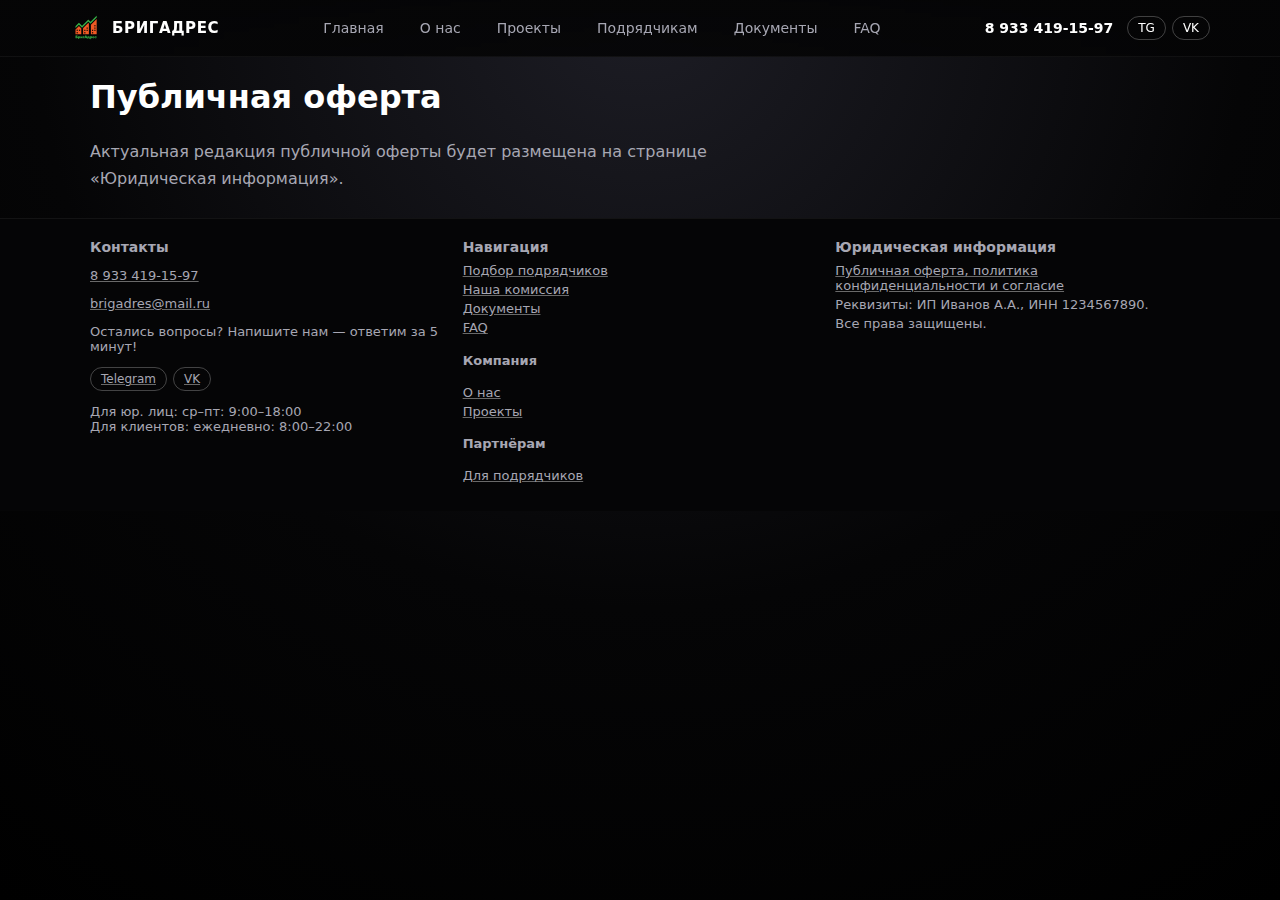
<file: offer.html>
<!DOCTYPE html>
<html lang="ru">
<head>
<!-- Yandex.Metrika counter -->
<script type="text/javascript">
    (function(m,e,t,r,i,k,a){
        m[i]=m[i]||function(){(m[i].a=m[i].a||[]).push(arguments)};
        m[i].l=1*new Date();
        for (var j = 0; j < document.scripts.length; j++) {if (document.scripts[j].src === r) { return; }}
        k=e.createElement(t),a=e.getElementsByTagName(t)[0],k.async=1,k.src=r,a.parentNode.insertBefore(k,a)
    })(window, document,'script','https://mc.yandex.ru/metrika/tag.js?id=106590793', 'ym');

    ym(106590793, 'init', {ssr:true, webvisor:true, clickmap:true, ecommerce:"dataLayer", referrer: document.referrer, url: location.href, accurateTrackBounce:true, trackLinks:true});
</script>
<noscript><div><img src="https://mc.yandex.ru/watch/106590793" style="position:absolute; left:-9999px;" alt="" /></div></noscript>
<!-- /Yandex.Metrika counter -->


  <meta charset="UTF-8" />
  <title>Публичная оферта — БригАдрес</title>
  <meta name="viewport" content="width=device-width, initial-scale=1" />
  <link rel="stylesheet" href="css/styles.css" />
  <link rel="icon" href="/favicon.ico" />
  <link rel="icon" type="image/png" sizes="32x32" href="/favicon-32x32.png" />
  <link rel="icon" type="image/png" sizes="16x16" href="/favicon-16x16.png" />
  <link rel="apple-touch-icon" href="/apple-touch-icon.png" />
  <link rel="manifest" href="/site.webmanifest" />
  <meta name="theme-color" content="#0b0b0b" />
  <link rel="canonical" href="https://brigadress.ru/offer.html" />
  <meta property="og:site_name" content="БригАдрес" />
  <meta property="og:title" content="БригАдрес — подбор подрядчиков для ремонта" />
  <meta property="og:description" content="Онлайн-сервис подбора проверенных бригад. Фиксируем цену и сроки, сопровождаем до приемки." />
  <meta property="og:type" content="website" />
  <meta property="og:url" content="https://brigadress.ru/offer.html" />
  <meta property="og:image" content="https://brigadress.ru/og-image.png" />
  <meta name="twitter:card" content="summary_large_image" />
  <meta name="twitter:image" content="https://brigadress.ru/og-image.png" />
  <script type="application/ld+json">
  {
    "@context": "https://schema.org",
    "@type": "Organization",
    "name": "БригАдрес",
    "url": "https://brigadress.ru/",
    "logo": "https://brigadress.ru/og-image.png",
    "sameAs": [
      "https://t.me/brigadres",
      "https://vk.com/brigadres"
    ],
    "contactPoint": [{
      "@type": "ContactPoint",
      "telephone": "+7-933-419-15-97",
      "contactType": "customer service",
      "availableLanguage": ["ru"]
    }]
  }
  </script>
</head>
<body>
<header class="site-header">
  <div class="container header-inner">
    <a href="index.html" class="logo">
      <img src="img/logo.png" alt="БригАдрес" class="logo-image">
      <span class="logo-text">БригАдрес</span>
    </a>
    <nav class="main-nav">
      <a href="index.html">Главная</a>
      <a href="about.html">О нас</a>
      <a href="projects.html">Проекты</a>
      <a href="contractors.html">Подрядчикам</a>
      <a href="documents.html">Документы</a>
      <a href="faq.html">FAQ</a>
    </nav>
    <div class="header-contacts">
      <a href="tel:89334191597" class="phone">8 933 419-15-97</a>
      <div class="messengers">
        <a href="https://t.me/brigadres" class="messenger-icon" target="_blank" rel="noopener noreferrer">TG</a>
        <a href="https://vk.com/brigadres" class="messenger-icon" target="_blank" rel="noopener noreferrer">VK</a>
      </div>
    </div>
  </div>
</header>

<main>
  <section class="page-hero">
    <div class="container">
      <h1>Публичная оферта</h1>
      <p class="section-lead">Актуальная редакция публичной оферты будет размещена на странице «Юридическая информация».</p>
    </div>
  </section>
</main>

<footer class="site-footer">
  <div class="container footer-grid">
    <div class="footer-col">
      <h3>Контакты</h3>
      <p><a href="tel:89334191597">8 933 419-15-97</a></p>
      <p><a href="mailto:brigadres@mail.ru">brigadres@mail.ru</a></p>
      <p>Остались вопросы? Напишите нам — ответим за 5 минут!</p>
      <div class="footer-messengers">
        <a href="https://t.me/brigadres" class="messenger-icon" target="_blank" rel="noopener noreferrer">Telegram</a>
        <a href="https://vk.com/brigadres" class="messenger-icon" target="_blank" rel="noopener noreferrer">VK</a>
      </div>
      <p class="footer-schedule">
        Для юр. лиц: ср–пт: 9:00–18:00<br/>
        Для клиентов: ежедневно: 8:00–22:00
      </p>
    </div>
    <div class="footer-col">
      <h3>Навигация</h3>
      <ul>
        <li><a href="calculator.html">Подбор подрядчиков</a></li>
        <li><a href="commission.html">Наша комиссия</a></li>
        <li><a href="documents.html">Документы</a></li>
        <li><a href="faq.html">FAQ</a></li>
      </ul>
      <h4>Компания</h4>
      <ul>
        <li><a href="about.html">О нас</a></li>
<li><a href="projects.html">Проекты</a></li>
      </ul>
      <h4>Партнёрам</h4>
      <ul>
        <li><a href="contractors.html">Для подрядчиков</a></li>
      </ul>
    </div>
    <div class="footer-col">
      <h3>Юридическая информация</h3>
      <ul>
        <li><a href="legal.html">Публичная оферта, политика конфиденциальности и согласие</a></li>
      </ul>
      <p class="footer-legal">
        Реквизиты: ИП Иванов А.А., ИНН 1234567890.
      </p>
      <p class="footer-warning">
        Все права защищены.
      </p>
    </div>
  </div>
</footer>
<script src="js/main.js"></script>
</body>
</html>
</file>
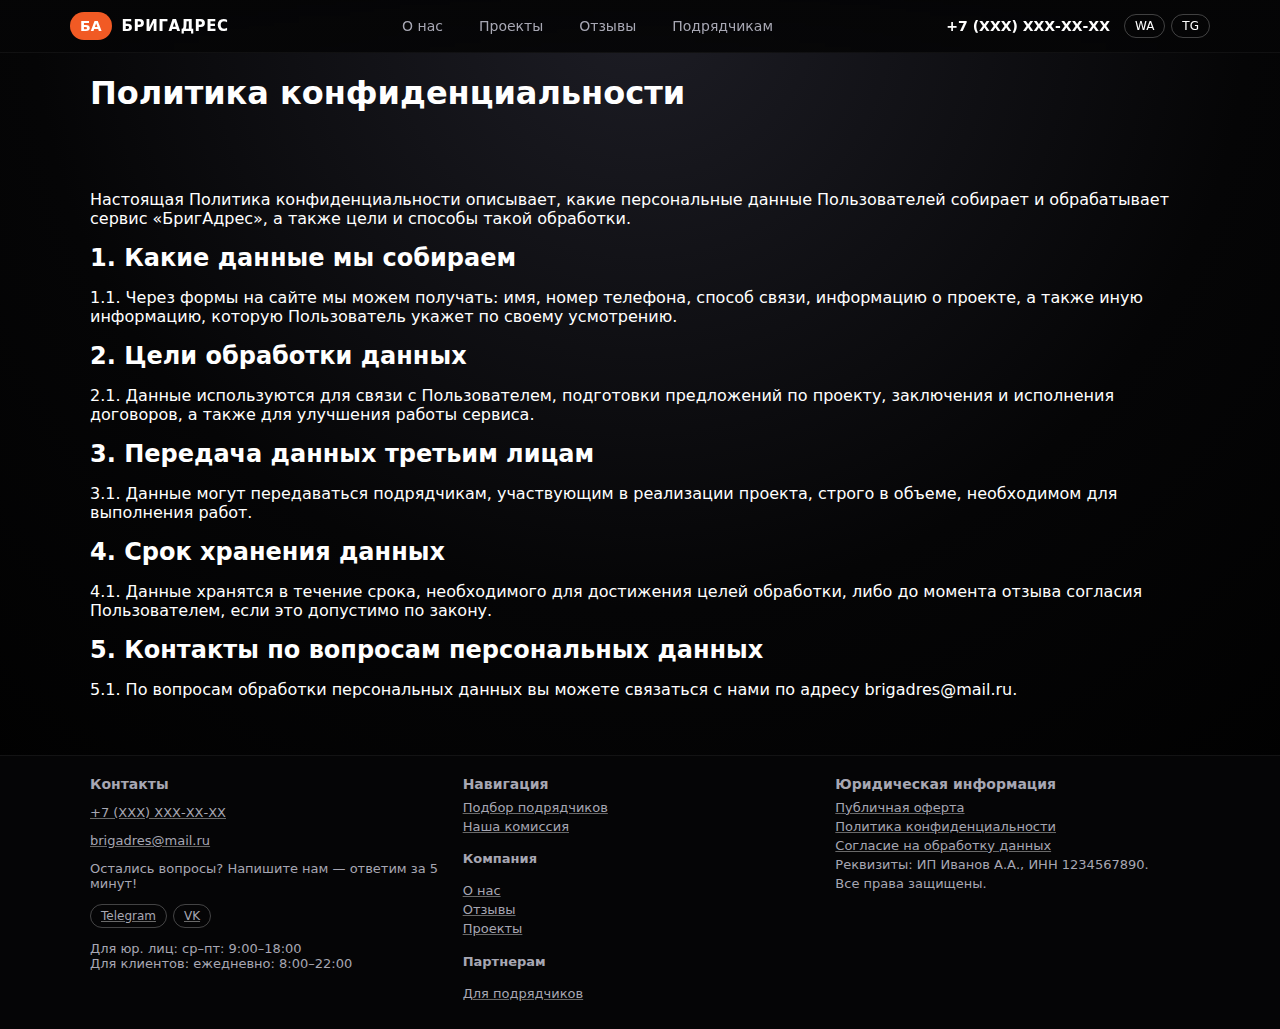
<file: privacy.html>
<!DOCTYPE html>
<html lang="ru">
<head>
  <meta charset="UTF-8" />
  <title>Политика конфиденциальности — БригАдрес</title>
  <meta name="viewport" content="width=device-width, initial-scale=1" />
  <link rel="stylesheet" href="css/styles.css" />
</head>
<body>
<header class="site-header">
  <div class="container header-inner">
    <a href="index.html" class="logo">
      <span class="logo-mark">БА</span>
      <span class="logo-text">БригАдрес</span>
    </a>
    <nav class="main-nav">
      <a href="about.html">О нас</a>
      <a href="projects.html">Проекты</a>
      <a href="reviews.html">Отзывы</a>
      <a href="contractors.html">Подрядчикам</a>
    </nav>
    <div class="header-contacts">
      <a href="tel:+7XXXXXXXXXX" class="phone">+7 (XXX) XXX‑XX‑XX</a>
      <div class="messengers">
        <span class="messenger-icon">WA</span>
        <span class="messenger-icon">TG</span>
      </div>
    </div>
  </div>
</header>

<main>
  <section class="page-hero">
    <div class="container">
      <h1>Политика конфиденциальности</h1>
    </div>
  </section>

  <section class="section">
    <div class="container legal-text">
      <p>
        Настоящая Политика конфиденциальности описывает, какие персональные данные Пользователей
        собирает и обрабатывает сервис «БригАдрес», а также цели и способы такой обработки.
      </p>
      <h2>1. Какие данные мы собираем</h2>
      <p>
        1.1. Через формы на сайте мы можем получать: имя, номер телефона, способ связи, информацию о проекте,
        а также иную информацию, которую Пользователь укажет по своему усмотрению.
      </p>

      <h2>2. Цели обработки данных</h2>
      <p>
        2.1. Данные используются для связи с Пользователем, подготовки предложений по проекту, заключения
        и исполнения договоров, а также для улучшения работы сервиса.
      </p>

      <h2>3. Передача данных третьим лицам</h2>
      <p>
        3.1. Данные могут передаваться подрядчикам, участвующим в реализации проекта, строго в объеме,
        необходимом для выполнения работ.
      </p>

      <h2>4. Срок хранения данных</h2>
      <p>
        4.1. Данные хранятся в течение срока, необходимого для достижения целей обработки, либо до момента
        отзыва согласия Пользователем, если это допустимо по закону.
      </p>

      <h2>5. Контакты по вопросам персональных данных</h2>
      <p>
        5.1. По вопросам обработки персональных данных вы можете связаться с нами по адресу
        <a href="mailto:brigadres@mail.ru">brigadres@mail.ru</a>.
      </p>
    </div>
  </section>
</main>

<footer class="site-footer">
  <div class="container footer-grid">
    <div class="footer-col">
      <h3>Контакты</h3>
      <p><a href="tel:+7XXXXXXXXXX">+7 (XXX) XXX‑XX‑XX</a></p>
      <p><a href="mailto:brigadres@mail.ru">brigadres@mail.ru</a></p>
      <p>Остались вопросы? Напишите нам — ответим за 5 минут!</p>
      <div class="footer-messengers">
        <a href="#" class="messenger-icon">Telegram</a>
        <a href="#" class="messenger-icon">VK</a>
      </div>
      <p class="footer-schedule">
        Для юр. лиц: ср–пт: 9:00–18:00<br/>
        Для клиентов: ежедневно: 8:00–22:00
      </p>
    </div>
    <div class="footer-col">
      <h3>Навигация</h3>
      <ul>
        <li><a href="calculator.html">Подбор подрядчиков</a></li>
        <li><a href="commission.html">Наша комиссия</a></li>
      </ul>
      <h4>Компания</h4>
      <ul>
        <li><a href="about.html">О нас</a></li>
        <li><a href="reviews.html">Отзывы</a></li>
        <li><a href="projects.html">Проекты</a></li>
      </ul>
      <h4>Партнерам</h4>
      <ul>
        <li><a href="contractors.html">Для подрядчиков</a></li>
      </ul>
    </div>
    <div class="footer-col">
      <h3>Юридическая информация</h3>
      <ul>
        <li><a href="offer.html">Публичная оферта</a></li>
        <li><a href="privacy.html" class="active">Политика конфиденциальности</a></li>
        <li><a href="data-consent.html">Согласие на обработку данных</a></li>
      </ul>
      <p class="footer-legal">
        Реквизиты: ИП Иванов А.А., ИНН 1234567890.
      </p>
      <p class="footer-warning">
        Все права защищены.
      </p>
    </div>
  </div>
</footer>
<script src="js/main.js"></script>
</body>
</html>
</file>
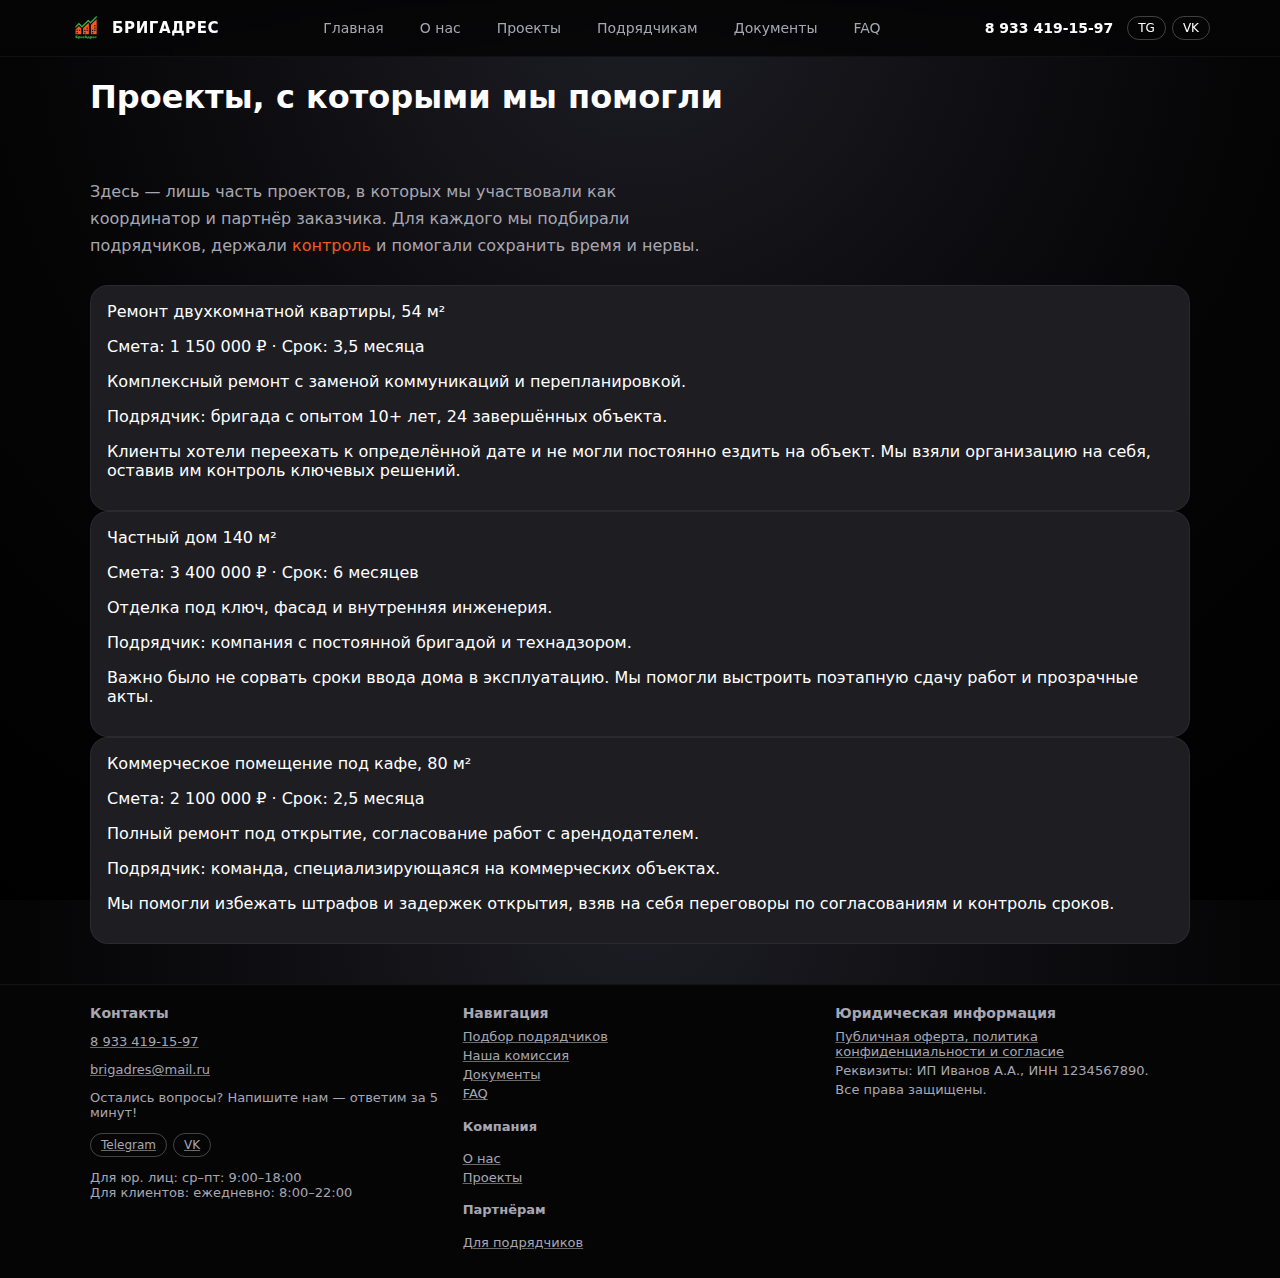
<file: projects.html>
<!DOCTYPE html>
<html lang="ru">
<head>
<!-- Yandex.Metrika counter -->
<script type="text/javascript">
    (function(m,e,t,r,i,k,a){
        m[i]=m[i]||function(){(m[i].a=m[i].a||[]).push(arguments)};
        m[i].l=1*new Date();
        for (var j = 0; j < document.scripts.length; j++) {if (document.scripts[j].src === r) { return; }}
        k=e.createElement(t),a=e.getElementsByTagName(t)[0],k.async=1,k.src=r,a.parentNode.insertBefore(k,a)
    })(window, document,'script','https://mc.yandex.ru/metrika/tag.js?id=106590793', 'ym');

    ym(106590793, 'init', {ssr:true, webvisor:true, clickmap:true, ecommerce:"dataLayer", referrer: document.referrer, url: location.href, accurateTrackBounce:true, trackLinks:true});
</script>
<noscript><div><img src="https://mc.yandex.ru/watch/106590793" style="position:absolute; left:-9999px;" alt="" /></div></noscript>
<!-- /Yandex.Metrika counter -->


  <meta charset="UTF-8" />
  <title>Проекты — БригАдрес</title>
  <meta name="viewport" content="width=device-width, initial-scale=1" />
  <link rel="stylesheet" href="css/styles.css" />
  <link rel="icon" href="/favicon.ico" />
  <link rel="icon" type="image/png" sizes="32x32" href="/favicon-32x32.png" />
  <link rel="icon" type="image/png" sizes="16x16" href="/favicon-16x16.png" />
  <link rel="apple-touch-icon" href="/apple-touch-icon.png" />
  <link rel="manifest" href="/site.webmanifest" />
  <meta name="theme-color" content="#0b0b0b" />
  <link rel="canonical" href="https://brigadress.ru/projects.html" />
  <meta property="og:site_name" content="БригАдрес" />
  <meta property="og:title" content="БригАдрес — подбор подрядчиков для ремонта" />
  <meta property="og:description" content="Онлайн-сервис подбора проверенных бригад. Фиксируем цену и сроки, сопровождаем до приемки." />
  <meta property="og:type" content="website" />
  <meta property="og:url" content="https://brigadress.ru/projects.html" />
  <meta property="og:image" content="https://brigadress.ru/og-image.png" />
  <meta name="twitter:card" content="summary_large_image" />
  <meta name="twitter:image" content="https://brigadress.ru/og-image.png" />
  <script type="application/ld+json">
  {
    "@context": "https://schema.org",
    "@type": "Organization",
    "name": "БригАдрес",
    "url": "https://brigadress.ru/",
    "logo": "https://brigadress.ru/og-image.png",
    "sameAs": [
      "https://t.me/brigadres",
      "https://vk.com/brigadres"
    ],
    "contactPoint": [{
      "@type": "ContactPoint",
      "telephone": "+7-933-419-15-97",
      "contactType": "customer service",
      "availableLanguage": ["ru"]
    }]
  }
  </script>
</head>
<body>
<header class="site-header">
  <div class="container header-inner">
    <a href="index.html" class="logo">
      <img src="img/logo.png" alt="БригАдрес" class="logo-image">
      <span class="logo-text">БригАдрес</span>
    </a>
    <nav class="main-nav">
      <a href="index.html">Главная</a>
      <a href="about.html">О нас</a>
      <a href="projects.html">Проекты</a>
      <a href="contractors.html">Подрядчикам</a>
      <a href="documents.html">Документы</a>
      <a href="faq.html">FAQ</a>
    </nav>
    <div class="header-contacts">
      <a href="tel:89334191597" class="phone">8 933 419-15-97</a>
      <div class="messengers">
        <a href="https://t.me/brigadres" class="messenger-icon" target="_blank" rel="noopener noreferrer">TG</a>
        <a href="https://vk.com/brigadres" class="messenger-icon" target="_blank" rel="noopener noreferrer">VK</a>
      </div>
    </div>
  </div>
</header>

<main>
  <section class="page-hero">
    <div class="container">
      <h1>Проекты, с которыми мы помогли</h1>
    </div>
  </section>
  <section class="section">
    <div class="container">
      <p class="section-lead">
        Здесь — лишь часть проектов, в которых мы участвовали как координатор и партнёр заказчика.
        Для каждого мы подбирали подрядчиков, держали <span class="highlight">контроль</span> и помогали сохранить время и нервы.
      </p>

      <div class="projects-slider projects-slider-static">
        <div class="projects-viewport">
          <article class="project-card active">
            <div class="project-thumb">Ремонт двухкомнатной квартиры, 54 м²</div>
            <div class="project-main-info">
              <p class="project-numbers">Смета: 1 150 000 ₽ · Срок: 3,5 месяца</p>
              <p class="project-desc">Комплексный ремонт с заменой коммуникаций и перепланировкой.</p>
              <p class="project-contractor">Подрядчик: бригада с опытом 10+ лет, 24 завершённых объекта.</p>
            </div>
            <div class="project-details project-details-open">
              <p>
                Клиенты хотели переехать к определённой дате и не могли постоянно ездить на объект.
                Мы взяли организацию на себя, оставив им контроль ключевых решений.
              </p>
            </div>
          </article>

          <article class="project-card">
            <div class="project-thumb">Частный дом 140 м²</div>
            <div class="project-main-info">
              <p class="project-numbers">Смета: 3 400 000 ₽ · Срок: 6 месяцев</p>
              <p class="project-desc">Отделка под ключ, фасад и внутренняя инженерия.</p>
              <p class="project-contractor">Подрядчик: компания с постоянной бригадой и технадзором.</p>
            </div>
            <div class="project-details project-details-open">
              <p>
                Важно было не сорвать сроки ввода дома в эксплуатацию. Мы помогли выстроить поэтапную сдачу работ
                и прозрачные акты.
              </p>
            </div>
          </article>

          <article class="project-card">
            <div class="project-thumb">Коммерческое помещение под кафе, 80 м²</div>
            <div class="project-main-info">
              <p class="project-numbers">Смета: 2 100 000 ₽ · Срок: 2,5 месяца</p>
              <p class="project-desc">Полный ремонт под открытие, согласование работ с арендодателем.</p>
              <p class="project-contractor">Подрядчик: команда, специализирующаяся на коммерческих объектах.</p>
            </div>
            <div class="project-details project-details-open">
              <p>
                Мы помогли избежать штрафов и задержек открытия, взяв на себя переговоры по согласованиям и контроль сроков.
              </p>
            </div>
          </article>
        </div>
      </div>
    </div>
  </section>
</main>

<footer class="site-footer">
  <div class="container footer-grid">
    <div class="footer-col">
      <h3>Контакты</h3>
      <p><a href="tel:89334191597">8 933 419-15-97</a></p>
      <p><a href="mailto:brigadres@mail.ru">brigadres@mail.ru</a></p>
      <p>Остались вопросы? Напишите нам — ответим за 5 минут!</p>
      <div class="footer-messengers">
        <a href="https://t.me/brigadres" class="messenger-icon" target="_blank" rel="noopener noreferrer">Telegram</a>
        <a href="https://vk.com/brigadres" class="messenger-icon" target="_blank" rel="noopener noreferrer">VK</a>
      </div>
      <p class="footer-schedule">
        Для юр. лиц: ср–пт: 9:00–18:00<br/>
        Для клиентов: ежедневно: 8:00–22:00
      </p>
    </div>
    <div class="footer-col">
      <h3>Навигация</h3>
      <ul>
        <li><a href="calculator.html">Подбор подрядчиков</a></li>
        <li><a href="commission.html">Наша комиссия</a></li>
        <li><a href="documents.html">Документы</a></li>
        <li><a href="faq.html">FAQ</a></li>
      </ul>
      <h4>Компания</h4>
      <ul>
        <li><a href="about.html">О нас</a></li>
<li><a href="projects.html">Проекты</a></li>
      </ul>
      <h4>Партнёрам</h4>
      <ul>
        <li><a href="contractors.html">Для подрядчиков</a></li>
      </ul>
    </div>
    <div class="footer-col">
      <h3>Юридическая информация</h3>
      <ul>
        <li><a href="legal.html">Публичная оферта, политика конфиденциальности и согласие</a></li>
      </ul>
      <p class="footer-legal">
        Реквизиты: ИП Иванов А.А., ИНН 1234567890.
      </p>
      <p class="footer-warning">
        Все права защищены.
      </p>
    </div>
  </div>
</footer>
<script src="js/main.js"></script>
</body>
</html>
</file>
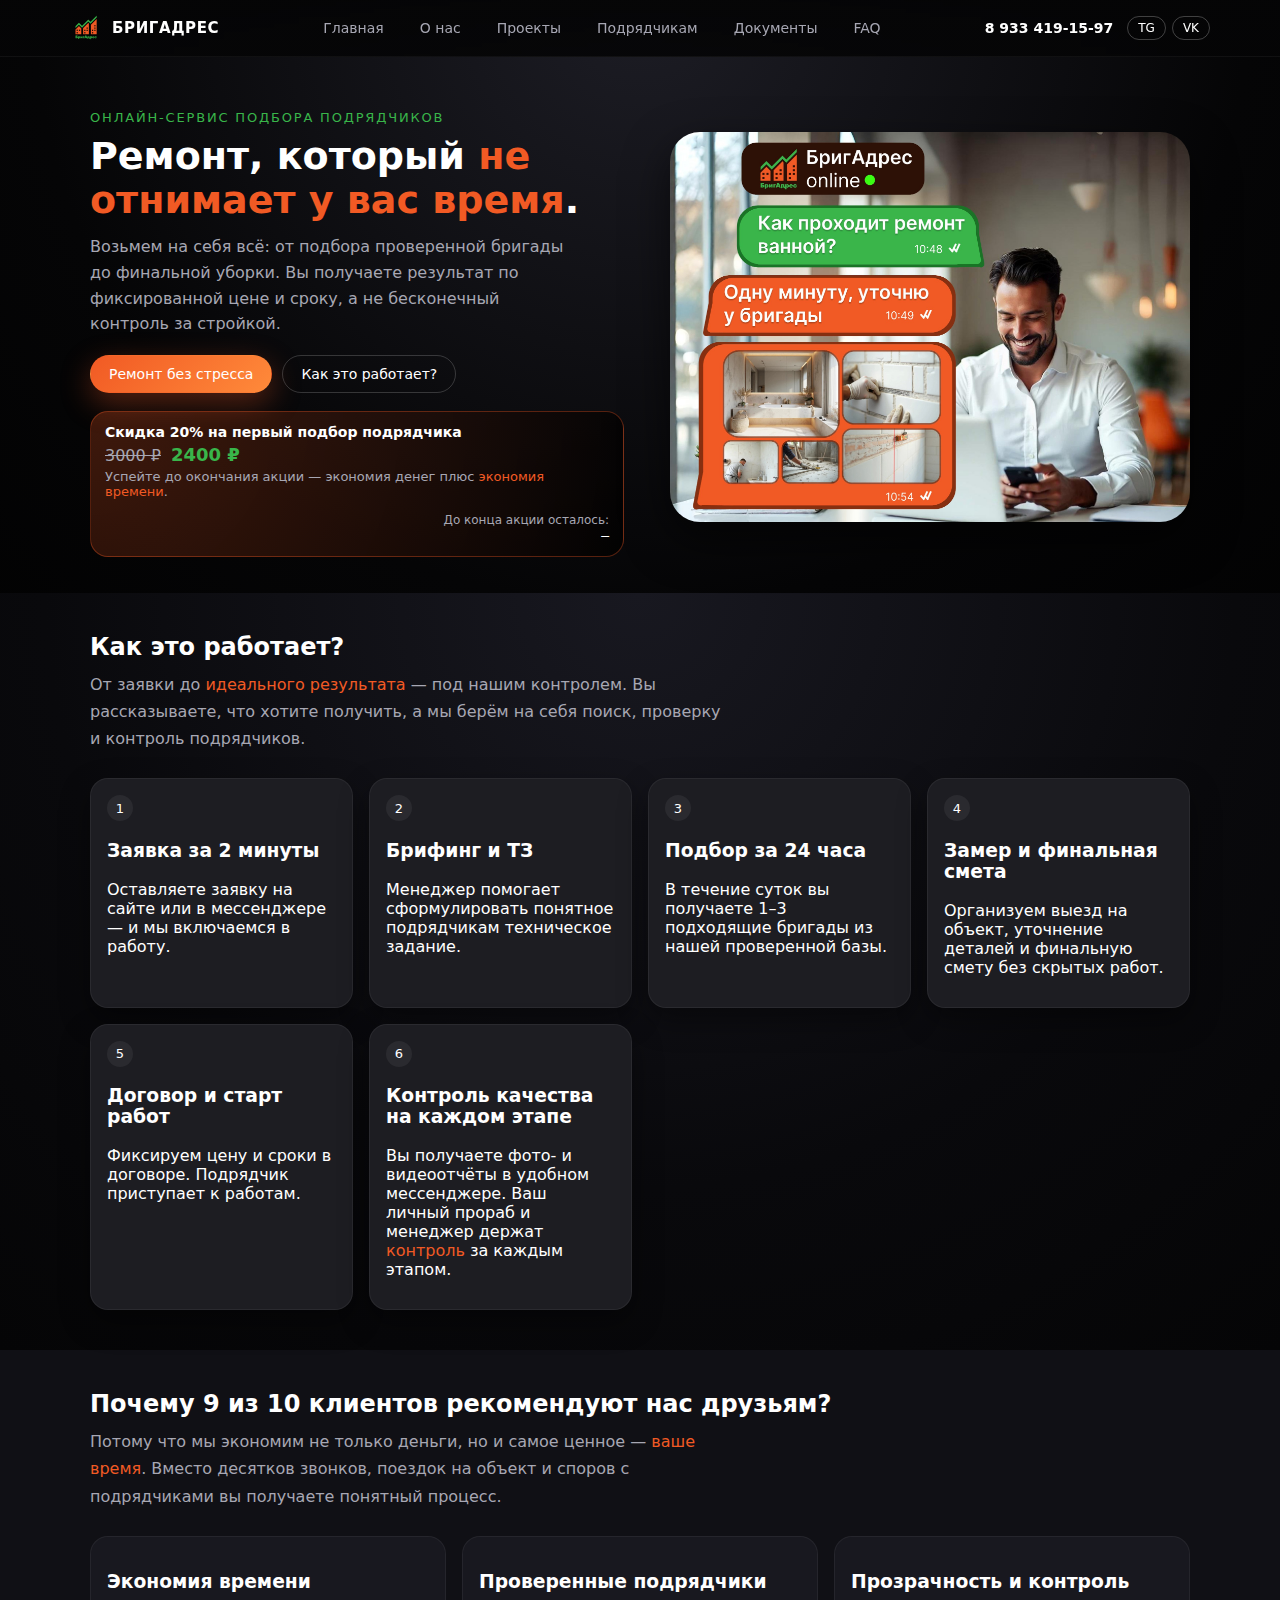
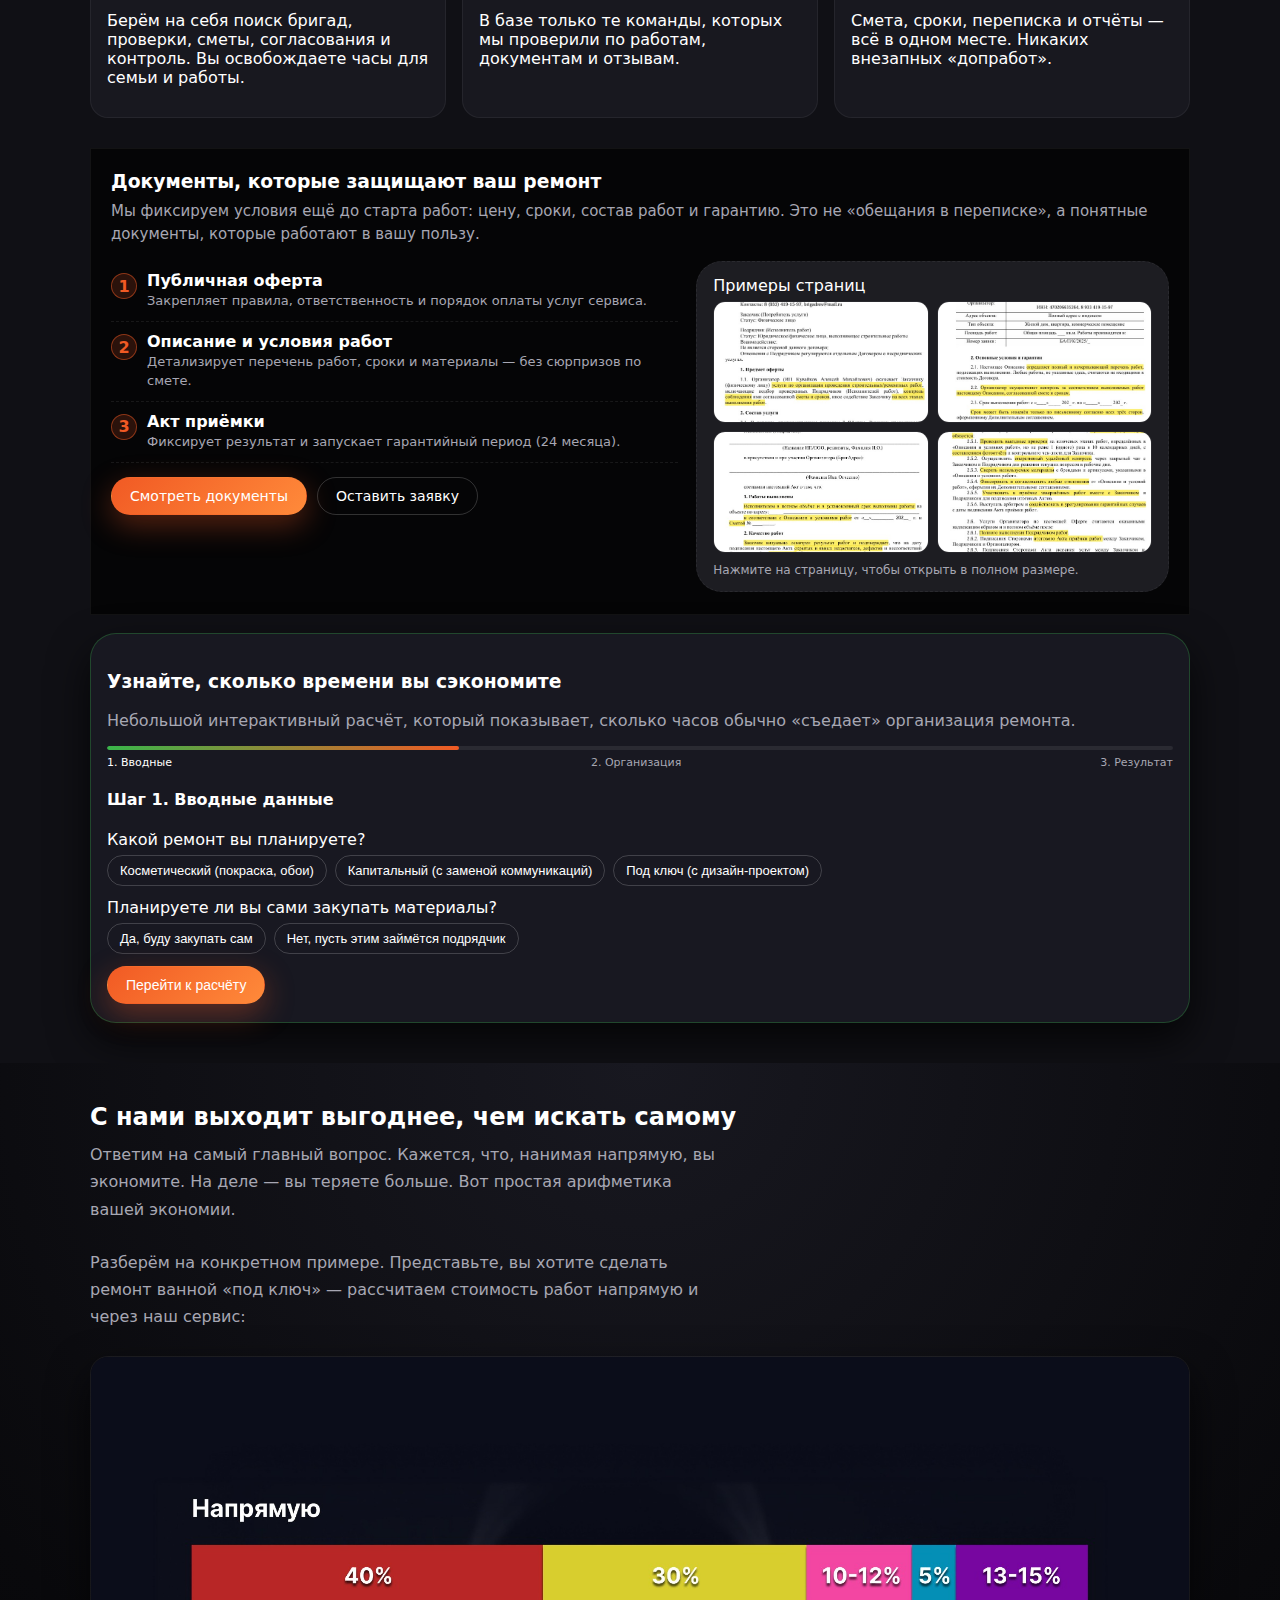
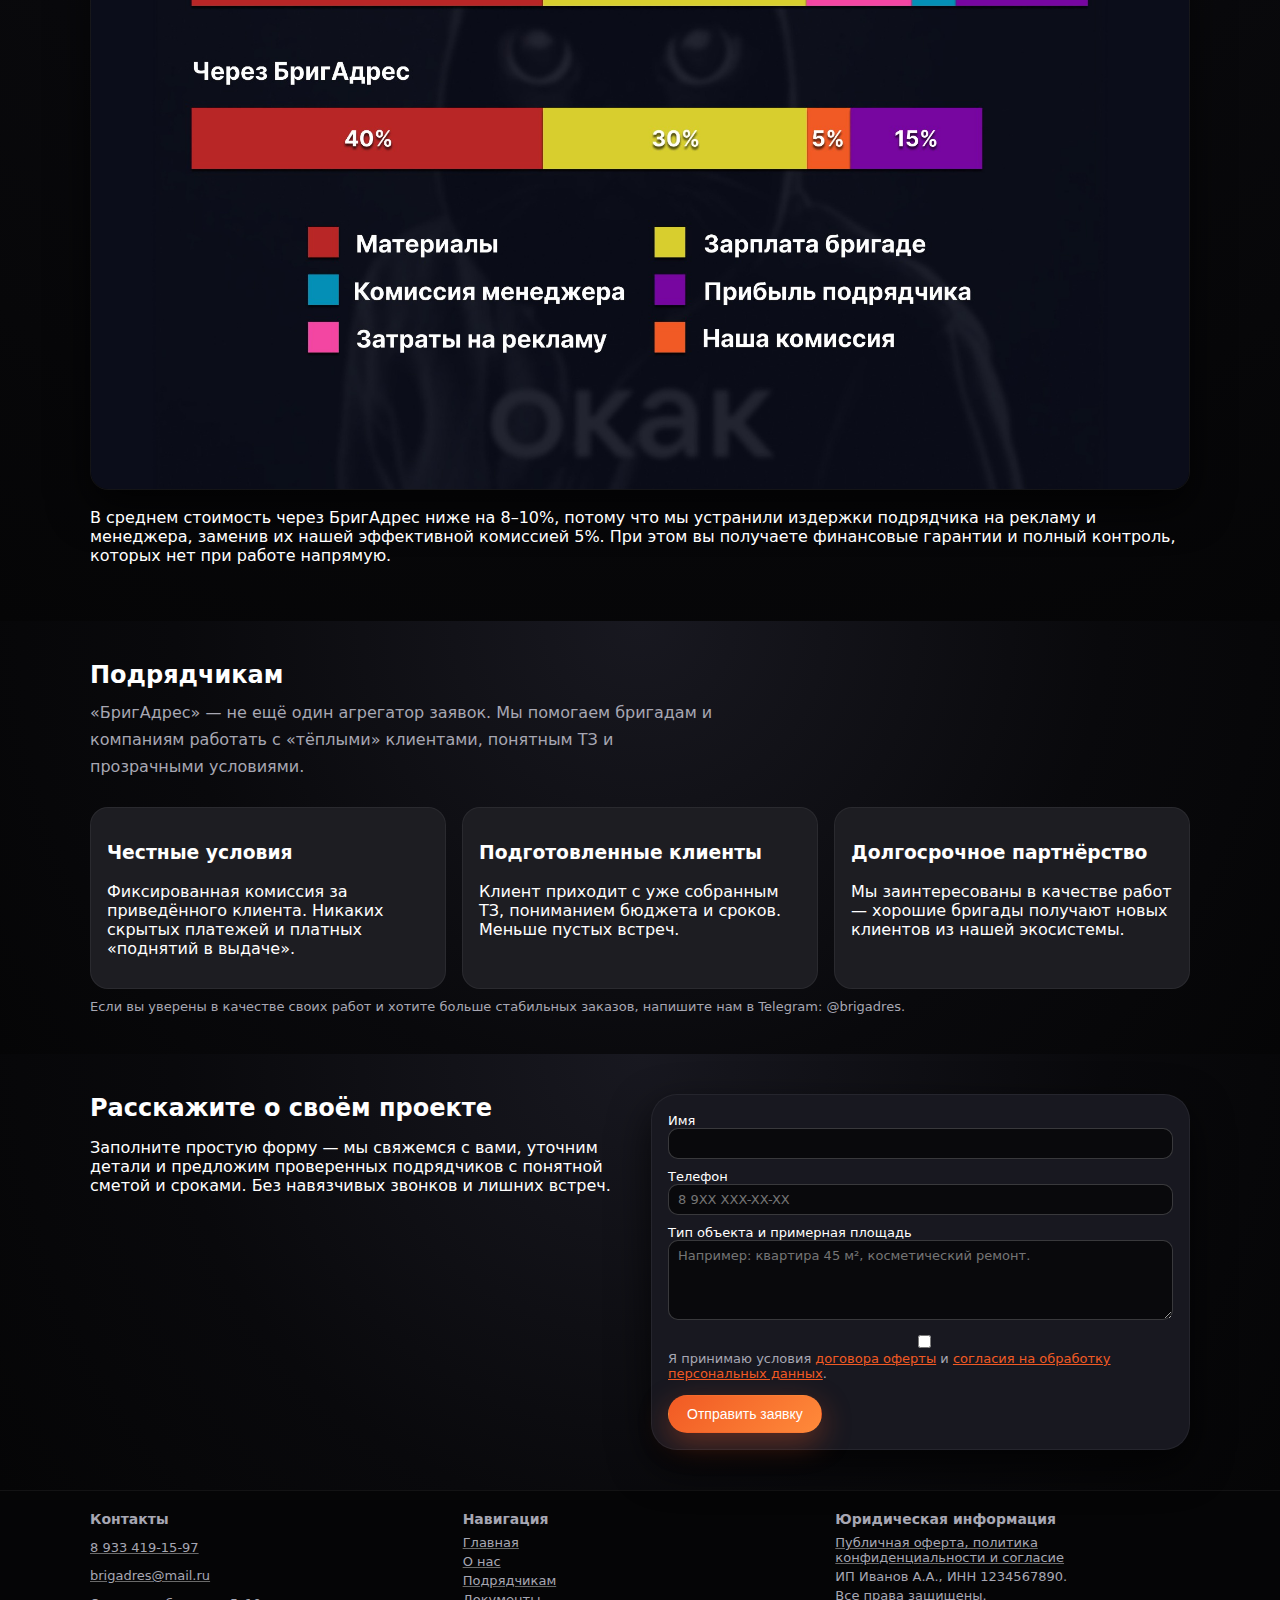
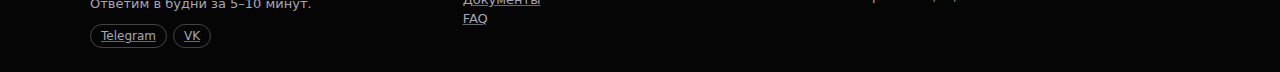
<file: reviews.html>
<!DOCTYPE html>
<html lang="ru">
<head>
<!-- Yandex.Metrika counter -->
<script type="text/javascript">
    (function(m,e,t,r,i,k,a){
        m[i]=m[i]||function(){(m[i].a=m[i].a||[]).push(arguments)};
        m[i].l=1*new Date();
        for (var j = 0; j < document.scripts.length; j++) {if (document.scripts[j].src === r) { return; }}
        k=e.createElement(t),a=e.getElementsByTagName(t)[0],k.async=1,k.src=r,a.parentNode.insertBefore(k,a)
    })(window, document,'script','https://mc.yandex.ru/metrika/tag.js?id=106590793', 'ym');

    ym(106590793, 'init', {ssr:true, webvisor:true, clickmap:true, ecommerce:"dataLayer", referrer: document.referrer, url: location.href, accurateTrackBounce:true, trackLinks:true});
</script>
<noscript><div><img src="https://mc.yandex.ru/watch/106590793" style="position:absolute; left:-9999px;" alt="" /></div></noscript>
<!-- /Yandex.Metrika counter -->


    <meta http-equiv="refresh" content="0; url=index.html">
  <meta charset="UTF-8" />
  <title>Отзывы — БригАдрес</title>
  <meta name="viewport" content="width=device-width, initial-scale=1" />
  <link rel="stylesheet" href="css/styles.css" />
  <link rel="icon" href="/favicon.ico" />
  <link rel="icon" type="image/png" sizes="32x32" href="/favicon-32x32.png" />
  <link rel="icon" type="image/png" sizes="16x16" href="/favicon-16x16.png" />
  <link rel="apple-touch-icon" href="/apple-touch-icon.png" />
  <link rel="manifest" href="/site.webmanifest" />
  <meta name="theme-color" content="#0b0b0b" />
  <link rel="canonical" href="https://brigadress.ru/reviews.html" />
  <meta property="og:site_name" content="БригАдрес" />
  <meta property="og:title" content="БригАдрес — подбор подрядчиков для ремонта" />
  <meta property="og:description" content="Онлайн-сервис подбора проверенных бригад. Фиксируем цену и сроки, сопровождаем до приемки." />
  <meta property="og:type" content="website" />
  <meta property="og:url" content="https://brigadress.ru/reviews.html" />
  <meta property="og:image" content="https://brigadress.ru/og-image.png" />
  <meta name="twitter:card" content="summary_large_image" />
  <meta name="twitter:image" content="https://brigadress.ru/og-image.png" />
  <script type="application/ld+json">
  {
    "@context": "https://schema.org",
    "@type": "Organization",
    "name": "БригАдрес",
    "url": "https://brigadress.ru/",
    "logo": "https://brigadress.ru/og-image.png",
    "sameAs": [
      "https://t.me/brigadres",
      "https://vk.com/brigadres"
    ],
    "contactPoint": [{
      "@type": "ContactPoint",
      "telephone": "+7-933-419-15-97",
      "contactType": "customer service",
      "availableLanguage": ["ru"]
    }]
  }
  </script>
</head>
<body style="background:#0b0b0e;color:#fff;font-family:system-ui,Arial;display:flex;align-items:center;justify-content:center;min-height:100vh;margin:0;"><div style="text-align:center;max-width:520px;padding:24px;"><h1 style="margin:0 0 12px;">Страница недоступна</h1><p style="margin:0 0 20px;opacity:.85;">Мы временно убрали раздел «Отзывы». Сейчас ведём работу над наполнением.</p><a href="index.html" style="display:inline-block;padding:12px 18px;border-radius:14px;background:#ff6a2b;color:#fff;text-decoration:none;">На главную</a></div></body>
</html>
</file>
<file: css/styles.css>
*,
*::before,
*::after {
  box-sizing: border-box;
}

:root {
  --bg-dark: #0e0e0f;
  --bg-darker: #050506;
  --bg-light: #151518;
  --accent-orange: #f15a24;
  --accent-green: #39b54a;
  --text-main: #ffffff;
  --text-muted: #a7a7b3;
  --card-bg: #1d1d22;
  --border-soft: rgba(255, 255, 255, 0.06);
  --radius-lg: 18px;
  --radius-xl: 26px;
  --shadow-soft: 0 18px 45px rgba(0, 0, 0, 0.6);
}

html,
body {
  height: 100%;
}

body {
  margin: 0;
  font-family: system-ui, -apple-system, BlinkMacSystemFont, "Segoe UI", sans-serif;
  background: radial-gradient(circle at top, #1d1d25 0, var(--bg-darker) 55%, #000 100%);
  color: var(--text-main);
}

a {
  color: inherit;
  text-decoration: none;
}

img {
  max-width: 100%;
  display: block;
}

.container {
  width: 100%;
  max-width: 1140px;
  margin: 0 auto;
  padding: 0 20px;
}

/* Header */

.site-header {
  position: sticky;
  top: 0;
  z-index: 50;
  background: linear-gradient(to bottom, rgba(5,5,6,0.96), rgba(5,5,6,0.9));
  backdrop-filter: blur(14px);
  border-bottom: 1px solid rgba(255,255,255,0.05);
}

.header-inner {
  display: flex;
  align-items: center;
  justify-content: space-between;
  gap: 24px;
  padding: 12px 0;
}

.logo {
  display: inline-flex;
  align-items: center;
  gap: 10px;
}
.logo-image {
  height: 32px;
  width: auto;
  display: block;
}


.logo-mark {
  background: var(--accent-orange);
  color: #fff;
  padding: 6px 10px;
  border-radius: 999px;
  font-weight: 700;
  font-size: 14px;
}

.logo-text {
  font-weight: 600;
  letter-spacing: 0.04em;
  text-transform: uppercase;
  font-size: 15px;
}

.main-nav {
  display: flex;
  gap: 16px;
  font-size: 14px;
}

.main-nav a {
  padding: 6px 10px;
  border-radius: 999px;
  color: var(--text-muted);
  transition: background 0.2s ease, color 0.2s ease;
}

.main-nav a:hover {
  background: rgba(255,255,255,0.06);
  color: #fff;
}

.header-contacts {
  display: flex;
  align-items: center;
  gap: 14px;
  font-size: 14px;
}

.phone {
  font-weight: 600;
}

.messengers {
  display: flex;
  gap: 6px;
}

.messenger-icon {
  border-radius: 999px;
  padding: 4px 10px;
  border: 1px solid rgba(255,255,255,0.24);
  font-size: 12px;
}

/* Hero */

.hero {
  padding: 40px 0 36px;
}

.hero-inner {
  display: flex;
  flex-wrap: wrap;
  align-items: center;
  gap: 32px;
}

.hero-content {
  flex: 1 1 320px;
}

.hero-label {
  font-size: 13px;
  color: var(--accent-green);
  text-transform: uppercase;
  letter-spacing: 0.14em;
  margin-bottom: 10px;
}

.hero h1 {
  font-size: clamp(30px, 4vw, 38px);
  margin: 0 0 12px;
  line-height: 1.15;
}

.hero-subtitle {
  margin: 0 0 18px;
  color: var(--text-muted);
  line-height: 1.6;
  max-width: 480px;
}

.highlight {
  color: var(--accent-orange);
}

.hero-actions {
  display: flex;
  flex-wrap: wrap;
  gap: 10px;
  margin-bottom: 18px;
}

.btn {
  display: inline-flex;
  align-items: center;
  justify-content: center;
  padding: 10px 18px;
  border-radius: 999px;
  font-size: 14px;
  border: 1px solid transparent;
  cursor: pointer;
  text-decoration: none;
  white-space: nowrap;
}

.btn-primary {
  background: linear-gradient(135deg, var(--accent-orange), #ff8a3a);
  color: #fff;
  box-shadow: 0 10px 30px rgba(241, 90, 36, 0.35);
}

.btn-outline {
  border-color: rgba(255,255,255,0.18);
  color: var(--text-main);
  background: transparent;
}

.hero-visual {
  flex: 1 1 320px;
  display: flex;
  justify-content: flex-end;
}

.hero-image-wrapper {
  max-width: 520px;
  border-radius: 30px;
  overflow: hidden;
  box-shadow: var(--shadow-soft);
}

.hero-image {
  width: 100%;
  height: auto;
}

/* Discount banner */

.discount-banner {
  display: flex;
  flex-wrap: wrap;
  gap: 14px;
  align-items: center;
  background: radial-gradient(circle at top left, rgba(241,90,36,0.25), rgba(0,0,0,0.7));
  border-radius: 18px;
  padding: 12px 14px;
  border: 1px solid rgba(241,90,36,0.35);
  margin-top: 4px;
}

.discount-label {
  font-size: 14px;
  font-weight: 600;
}

.discount-prices {
  display: flex;
  align-items: baseline;
  gap: 10px;
  margin: 4px 0;
}

.old-price {
  text-decoration: line-through;
  color: var(--text-muted);
}

.new-price {
  font-size: 18px;
  font-weight: 700;
  color: var(--accent-green);
}

.discount-note {
  margin: 0;
  font-size: 13px;
  color: var(--text-muted);
}

.discount-timer {
  margin-left: auto;
  text-align: right;
  font-size: 12px;
}

.discount-timer-label {
  display: block;
  margin-bottom: 2px;
  color: var(--text-muted);
}

#discount-timer {
  font-family: "SF Mono", ui-monospace, Menlo, Monaco, Consolas, "Liberation Mono", "Courier New", monospace;
  font-size: 13px;
}

/* Sections */

.section {
  padding: 40px 0;
}

.section-dark {
  background: radial-gradient(circle at top, #181820 0, #09090c 60%, #050506 100%);
}

.section-light {
  background: #101015;
}

.section h2 {
  margin: 0 0 10px;
  font-size: 24px;
}

.section-lead {
  margin: 0 0 26px;
  color: var(--text-muted);
  max-width: 640px;
  line-height: 1.7;
}

/* Steps */

.steps-grid {
  display: grid;
  grid-template-columns: repeat(auto-fit, minmax(230px, 1fr));
  gap: 16px;
}

.step-card {
  background: var(--card-bg);
  border-radius: var(--radius-lg);
  padding: 16px 16px 14px;
  border: 1px solid var(--border-soft);
  box-shadow: 0 12px 30px rgba(0,0,0,0.4);
}

.step-number {
  width: 26px;
  height: 26px;
  border-radius: 999px;
  background: rgba(255,255,255,0.06);
  display: flex;
  align-items: center;
  justify-content: center;
  font-size: 13px;
  margin-bottom: 6px;
}

/* Benefits */

.benefits-grid {
  display: grid;
  grid-template-columns: repeat(auto-fit, minmax(230px, 1fr));
  gap: 16px;
  margin-bottom: 30px;
}

.benefit-card {
  background: #18181f;
  border-radius: var(--radius-lg);
  padding: 16px 16px 14px;
  border: 1px solid var(--border-soft);
}

/* Time calculator */

.timecalc {
  margin-top: 18px;
  background: #181821;
  border-radius: var(--radius-xl);
  padding: 18px 16px 18px;
  border: 1px solid rgba(57,181,74,0.3);
  box-shadow: 0 18px 40px rgba(0,0,0,0.7);
}

.timecalc-lead {
  margin: 0 0 16px;
  color: var(--text-muted);
}

.timecalc-progress {
  margin-bottom: 14px;
}

.timecalc-progress-bar {
  height: 4px;
  border-radius: 999px;
  background: rgba(255,255,255,0.08);
  overflow: hidden;
}

.timecalc-progress-fill {
  height: 100%;
  width: 33%;
  border-radius: inherit;
  background: linear-gradient(90deg, var(--accent-green), var(--accent-orange));
  transition: width 0.25s ease;
}

.timecalc-progress-steps {
  display: flex;
  justify-content: space-between;
  font-size: 11px;
  margin-top: 6px;
  color: var(--text-muted);
}

.timecalc-progress-steps span.active {
  color: #fff;
}

.timecalc-steps {
  margin-top: 10px;
}

.timecalc-step {
  display: none;
}

.timecalc-step.active {
  display: block;
}

.timecalc-question {
  margin-bottom: 12px;
}

.timecalc-question p {
  margin: 0 0 6px;
}

.timecalc-options {
  display: flex;
  flex-wrap: wrap;
  gap: 8px;
}

.timecalc-option {
  border-radius: 999px;
  padding: 7px 12px;
  border: 1px solid rgba(255,255,255,0.18);
  background: transparent;
  color: #fff;
  font-size: 13px;
  cursor: pointer;
}

.timecalc-option.active {
  border-color: var(--accent-green);
  background: rgba(57,181,74,0.12);
}

.timecalc-task-list {
  list-style: none;
  margin: 0 0 10px;
  padding: 0;
}

.timecalc-task-list li {
  display: flex;
  justify-content: space-between;
  gap: 10px;
  padding: 8px 10px;
  border-radius: 10px;
  background: rgba(0,0,0,0.22);
  font-size: 13px;
  cursor: pointer;
  margin-bottom: 6px;
}

.timecalc-task-list li span {
  color: var(--accent-green);
  white-space: nowrap;
}

.timecalc-task-list li.active {
  background: rgba(57,181,74,0.12);
}

.timecalc-total {
  display: flex;
  justify-content: space-between;
  align-items: baseline;
  margin-bottom: 8px;
  font-size: 13px;
}

.timecalc-total-label {
  color: var(--text-muted);
}

.timecalc-total-value {
  font-weight: 600;
}

.timecalc-result {
  text-align: left;
}

.timecalc-result-number {
  font-size: 28px;
  font-weight: 700;
  margin-bottom: 6px;
}

.timecalc-result-text {
  margin: 0 0 10px;
  color: var(--text-muted);
}

.timecalc-icons {
  display: flex;
  flex-wrap: wrap;
  gap: 8px;
  font-size: 13px;
  margin-bottom: 12px;
}

/* Compare */

.compare-visual {
  margin: 10px 0 18px;
  border-radius: var(--radius-lg);
  overflow: hidden;
  border: 1px solid rgba(255,255,255,0.06);
  box-shadow: 0 18px 40px rgba(0,0,0,0.7);
}

/* Projects */

.projects-grid {
  display: grid;
  grid-template-columns: repeat(auto-fit, minmax(230px, 1fr));
  gap: 16px;
}

.project-card {
  background: var(--card-bg);
  border-radius: var(--radius-lg);
  padding: 16px 16px 14px;
  border: 1px solid var(--border-soft);
}

.project-meta {
  font-size: 13px;
  color: var(--text-muted);
}

/* Reviews */

.reviews-accordion {
  display: flex;
  flex-direction: column;
  gap: 10px;
}

.review-card {
  background: var(--card-bg);
  border-radius: var(--radius-lg);
  border: 1px solid var(--border-soft);
  overflow: hidden;
}

.review-header {
  width: 100%;
  background: transparent;
  border: none;
  padding: 10px 14px;
  display: flex;
  align-items: center;
  justify-content: space-between;
  cursor: pointer;
  color: inherit;
}

.review-client {
  display: flex;
  align-items: center;
  gap: 10px;
}

.review-avatar {
  width: 32px;
  height: 32px;
  border-radius: 999px;
  background: rgba(255,255,255,0.12);
  display: flex;
  align-items: center;
  justify-content: center;
  font-weight: 600;
}

.review-name {
  font-size: 14px;
}

.review-type {
  font-size: 12px;
  color: var(--text-muted);
}

.review-toggle {
  font-size: 18px;
}

.review-body {
  padding: 0 14px 12px;
  font-size: 13px;
  color: var(--text-muted);
  display: none;
}

.review-card.open .review-body {
  display: block;
}

.review-card.open .review-toggle {
  transform: rotate(90deg);
}

.review-story {
  margin: 0 0 4px;
  color: #fff;
}

.review-text {
  margin: 0 0 4px;
}

.review-meta {
  margin: 0;
  font-size: 12px;
}

/* Contractors */

.contractors-grid {
  display: grid;
  grid-template-columns: repeat(auto-fit, minmax(230px, 1fr));
  gap: 16px;
  margin-bottom: 10px;
}

.contractor-card {
  background: var(--card-bg);
  border-radius: var(--radius-lg);
  padding: 16px 16px 14px;
  border: 1px solid var(--border-soft);
}

.contractors-note {
  margin: 0;
  font-size: 13px;
  color: var(--text-muted);
}

/* Form */

.form-container {
  display: flex;
  flex-wrap: wrap;
  gap: 22px;
  align-items: flex-start;
}

.form-info {
  flex: 1 1 260px;
}

.lead-form {
  flex: 1 1 260px;
  background: #181820;
  padding: 18px 16px 16px;
  border-radius: var(--radius-xl);
  border: 1px solid var(--border-soft);
  box-shadow: 0 16px 40px rgba(0,0,0,0.7);
}

.form-row {
  margin-bottom: 10px;
}

.form-row label {
  display: block;
  font-size: 13px;
  margin-bottom: 4px;
}

.form-row input,
.form-row textarea {
  width: 100%;
  border-radius: 10px;
  border: 1px solid rgba(255,255,255,0.2);
  padding: 7px 9px;
  background: rgba(8,8,10,0.9);
  color: #fff;
  font: inherit;
}

.form-row textarea {
  min-height: 80px;
  resize: vertical;
}

.form-row-inline {
  display: flex;
}

.checkbox {
  display: flex;
  gap: 6px;
  font-size: 11px;
  color: var(--text-muted);
}

.checkbox input {
  margin-top: 2px;
}

.checkbox a {
  color: var(--accent-orange);
  text-decoration: underline;
}

.form-success {
  margin-top: 8px;
  font-size: 13px;
  color: var(--accent-green);
}

/* Footer */

.site-footer {
  background: #050506;
  border-top: 1px solid rgba(255,255,255,0.06);
  padding: 20px 0 24px;
  font-size: 13px;
  color: var(--text-muted);
}

.site-footer a {
  color: var(--text-muted);
  text-decoration: underline;
  text-decoration-color: rgba(255,255,255,0.4);
  transition: color 0.2s ease, text-decoration-color 0.2s ease;
}

.site-footer a:hover {
  color: #ffffff;
  text-decoration-color: #ffffff;
}


.footer-grid {
  display: grid;
  grid-template-columns: repeat(auto-fit, minmax(220px, 1fr));
  gap: 18px;
}

.footer-col h3 {
  margin: 0 0 8px;
  font-size: 14px;
}

.footer-col ul {
  list-style: none;
  margin: 0;
  padding: 0;
}

.footer-col li {
  margin-bottom: 4px;
}

.footer-messengers {
  display: flex;
  gap: 6px;
  margin-top: 6px;
}

.footer-messengers .messenger-icon {
  border-color: rgba(255,255,255,0.25);
  font-size: 12px;
}

.footer-legal,
.footer-warning {
  margin: 4px 0 0;
}

/* Legal page tweaks */

.legal-page {
  background: #101015;
}

.legal-content {
  max-width: 760px;
}

.legal-content h1 {
  margin-top: 8px;
}

.legal-list {
  list-style: none;
  padding: 0;
  margin: 16px 0 18px;
}

.legal-list li {
  margin-bottom: 12px;
}

.legal-list a {
  color: var(--accent-orange);
  text-decoration: underline;
}

/* Responsive */

@media (max-width: 880px) {
  .header-inner {
    flex-wrap: wrap;
    align-items: flex-start;
  }
  .main-nav {
    order: 3;
    width: 100%;
    justify-content: center;
    flex-wrap: wrap;
  }
  .hero-inner {
    flex-direction: column;
  }
  .hero-visual {
    justify-content: center;
  }
}

@media (max-width: 640px) {
  .hero {
    padding-top: 28px;
  }
  .hero-actions {
    flex-direction: column;
    align-items: flex-start;
  }
  .timecalc {
    padding: 16px 12px 14px;
  }
  .lead-form {
    padding: 16px 12px 14px;
  }
}


/* Documents slider */

.doc-slider {
  background: var(--bg-darker);
  border-radius: var(--radius-2xl);
  padding: 20px 20px 18px;
  border: 1px solid var(--border-soft);
  overflow: hidden;
  position: relative;
  isolation: isolate;
  scrollbar-width: none;
}

.doc-slider::-webkit-scrollbar {
  width: 0;
  height: 0;
}

.doc-slider-track {
  display: flex;
  width: 100%;
  transition: transform 0.4s ease;
  will-change: transform;
}

.doc-slide {
  flex: 0 0 100%;
  max-width: 100%;
  display: grid;
  grid-template-columns: minmax(0, 1.3fr) minmax(0, 1fr);
  gap: 20px;
  align-items: center;
  overflow: hidden;
  scrollbar-width: none;
}

.doc-slide::-webkit-scrollbar {
  width: 0;
  height: 0;
}

.doc-slide-text h3 {
  margin: 0 0 8px;
}

.doc-slide-text p {
  margin: 0;
  color: var(--text-muted);
  font-size: 15px;
  line-height: 1.5;
}

.doc-slide-media {
  background: var(--card-bg);
  border-radius: var(--radius-xl);
  padding: 14px 16px;
  border: 1px dashed var(--border-soft);

  overflow: hidden;
  scrollbar-width: none;
}

.doc-slide-media::-webkit-scrollbar {
  width: 0;
  height: 0;
}


.doc-slide-label {
  font-weight: 500;
  margin: 0 0 6px;
}

.doc-slide-note {
  margin: 0;
  font-size: 13px;
  color: var(--text-muted);
}

.doc-slider-controls {
  margin-top: 14px;
  display: flex;
  align-items: center;
  justify-content: center;
  gap: 16px;
}

.doc-slider-arrow {
  width: 32px;
  height: 32px;
  border-radius: 999px;
  border: 1px solid var(--border-soft);
  background: transparent;
  color: var(--text-main);
  cursor: pointer;
  display: inline-flex;
  align-items: center;
  justify-content: center;
}

.doc-slider-arrow:hover {
  border-color: rgba(241, 90, 36, 0.8);
}

.doc-slider-dots {
  display: inline-flex;
  gap: 6px;
}

.doc-slider-dot {
  width: 8px;
  height: 8px;
  border-radius: 999px;
  border: none;
  padding: 0;
  background: var(--border-soft);
  cursor: pointer;
}

.doc-slider-dot.active {
  width: 20px;
  background: var(--accent-orange);
}

.doc-slider-cta {
  margin-top: 22px;
}

.doc-slider-cta h2 {
  margin-bottom: 8px;
}

.doc-slider-cta p {
  margin: 0 0 10px;
}

.doc-slider-note-small {
  margin: 4px 0 0;
  font-size: 13px;
  color: var(--text-muted);
}

.documents-grid {
  display: grid;
  grid-template-columns: repeat(auto-fit, minmax(260px, 1fr));
  gap: 18px;
  margin-top: 18px;
}

.doc-card {
  background: var(--card-bg);
  border-radius: var(--radius-xl);
  padding: 16px 16px 14px;
  border: 1px solid var(--border-soft);
}

.doc-card h3 {
  margin-top: 0;
  margin-bottom: 8px;
}

.doc-card p {
  margin: 0 0 10px;
  font-size: 15px;
}

.doc-card-note {
  font-size: 13px;
  color: var(--text-muted);
}

.link-arrow {
  display: inline-flex;
  align-items: center;
  gap: 6px;
  font-size: 14px;
  color: var(--accent-orange);
  text-decoration: none;
}

.link-arrow::after {
  content: "→";
  font-size: 13px;
}

.link-arrow:hover {
  text-decoration: underline;
}

/* FAQ */

.faq-list {
  max-width: 840px;
  margin: 0 auto;
}

.faq-item {
  margin-bottom: 8px;
  border-radius: var(--radius-xl);
  background: var(--card-bg);
  border: 1px solid var(--border-soft);
  padding: 10px 14px;
}

.faq-item[open] {
  border-color: rgba(241, 90, 36, 0.7);
}

.faq-item summary {
  list-style: none;
  cursor: pointer;
  position: relative;
  padding-right: 24px;
  font-weight: 500;
}

.faq-item summary::-webkit-details-marker {
  display: none;
}

.faq-item summary::after {
  content: "⌄";
  position: absolute;
  right: 0;
  top: 0;
  font-size: 14px;
  transform-origin: center;
  transition: transform 0.2s ease;
}

.faq-item[open] summary::after {
  transform: rotate(180deg);
}

.faq-item p {
  margin: 8px 0 2px;
  font-size: 14px;
  color: var(--text-muted);
}

/* Responsive tweaks */

@media (max-width: 800px) {
  .doc-slide {
    grid-template-columns: minmax(0, 1fr);
  }
}


.doc-download {
  display: inline-flex;
  align-items: center;
  gap: 6px;
  margin: 4px 0 10px;
  font-size: 13px;
  color: var(--accent-orange);
  text-decoration: none;
}

.doc-download:hover {
  text-decoration: underline;
}

.doc-thumbs {
  display: grid;
  grid-template-columns: repeat(2, minmax(0, 1fr));
  gap: 8px;
}

.doc-thumbs a {
  display: block;
  border-radius: 12px;
  overflow: hidden;
  border: 1px solid var(--border-soft);
  transition: transform 0.18s ease, border-color 0.18s ease;
}

.doc-thumbs a:hover {
  transform: translateY(-2px);
  border-color: rgba(241, 90, 36, 0.75);
}

.doc-thumbs img {
  width: 100%;
  height: 120px;
  object-fit: cover;
  display: block;
}

/* Documents promo on главной */

.doc-promo {
  margin-top: 26px;
  padding: 22px 20px;
  border-radius: var(--radius-2xl);
  background: var(--bg-darker);
  border: 1px solid var(--border-soft);
}

.doc-promo h3 {
  margin: 0 0 8px;
}

.doc-promo-lead {
  margin: 0 0 16px;
  color: var(--text-muted);
  font-size: 15px;
  line-height: 1.5;
}

.doc-promo-grid {
  display: grid;
  grid-template-columns: minmax(0, 1.2fr) minmax(0, 1fr);
  gap: 18px;
  align-items: stretch;
}

.doc-promo-item {
  display: flex;
  gap: 10px;
  padding: 10px 0;
  border-bottom: 1px dashed rgba(255, 255, 255, 0.08);
}

.doc-promo-item:last-of-type {
  border-bottom: none;
}

.doc-promo-badge {
  width: 26px;
  height: 26px;
  border-radius: 999px;
  display: inline-flex;
  align-items: center;
  justify-content: center;
  background: rgba(241, 90, 36, 0.16);
  border: 1px solid rgba(241, 90, 36, 0.5);
  color: var(--accent-orange);
  font-weight: 600;
  flex: 0 0 26px;
  margin-top: 2px;
}

.doc-promo-title {
  margin: 0 0 2px;
  font-weight: 600;
}

.doc-promo-text {
  margin: 0;
  color: var(--text-muted);
  font-size: 13px;
  line-height: 1.45;
}

.doc-promo-actions {
  display: flex;
  gap: 10px;
  margin-top: 14px;
  flex-wrap: wrap;
}

.doc-promo-preview {
  background: var(--card-bg);
  border-radius: var(--radius-xl);
  padding: 14px 16px;
  border: 1px dashed var(--border-soft);
}

.doc-promo-note {
  margin: 10px 0 0;
  font-size: 12px;
  color: var(--text-muted);
}

@media (max-width: 800px) {
  .doc-promo-grid {
    grid-template-columns: 1fr;
  }
}
</file>
